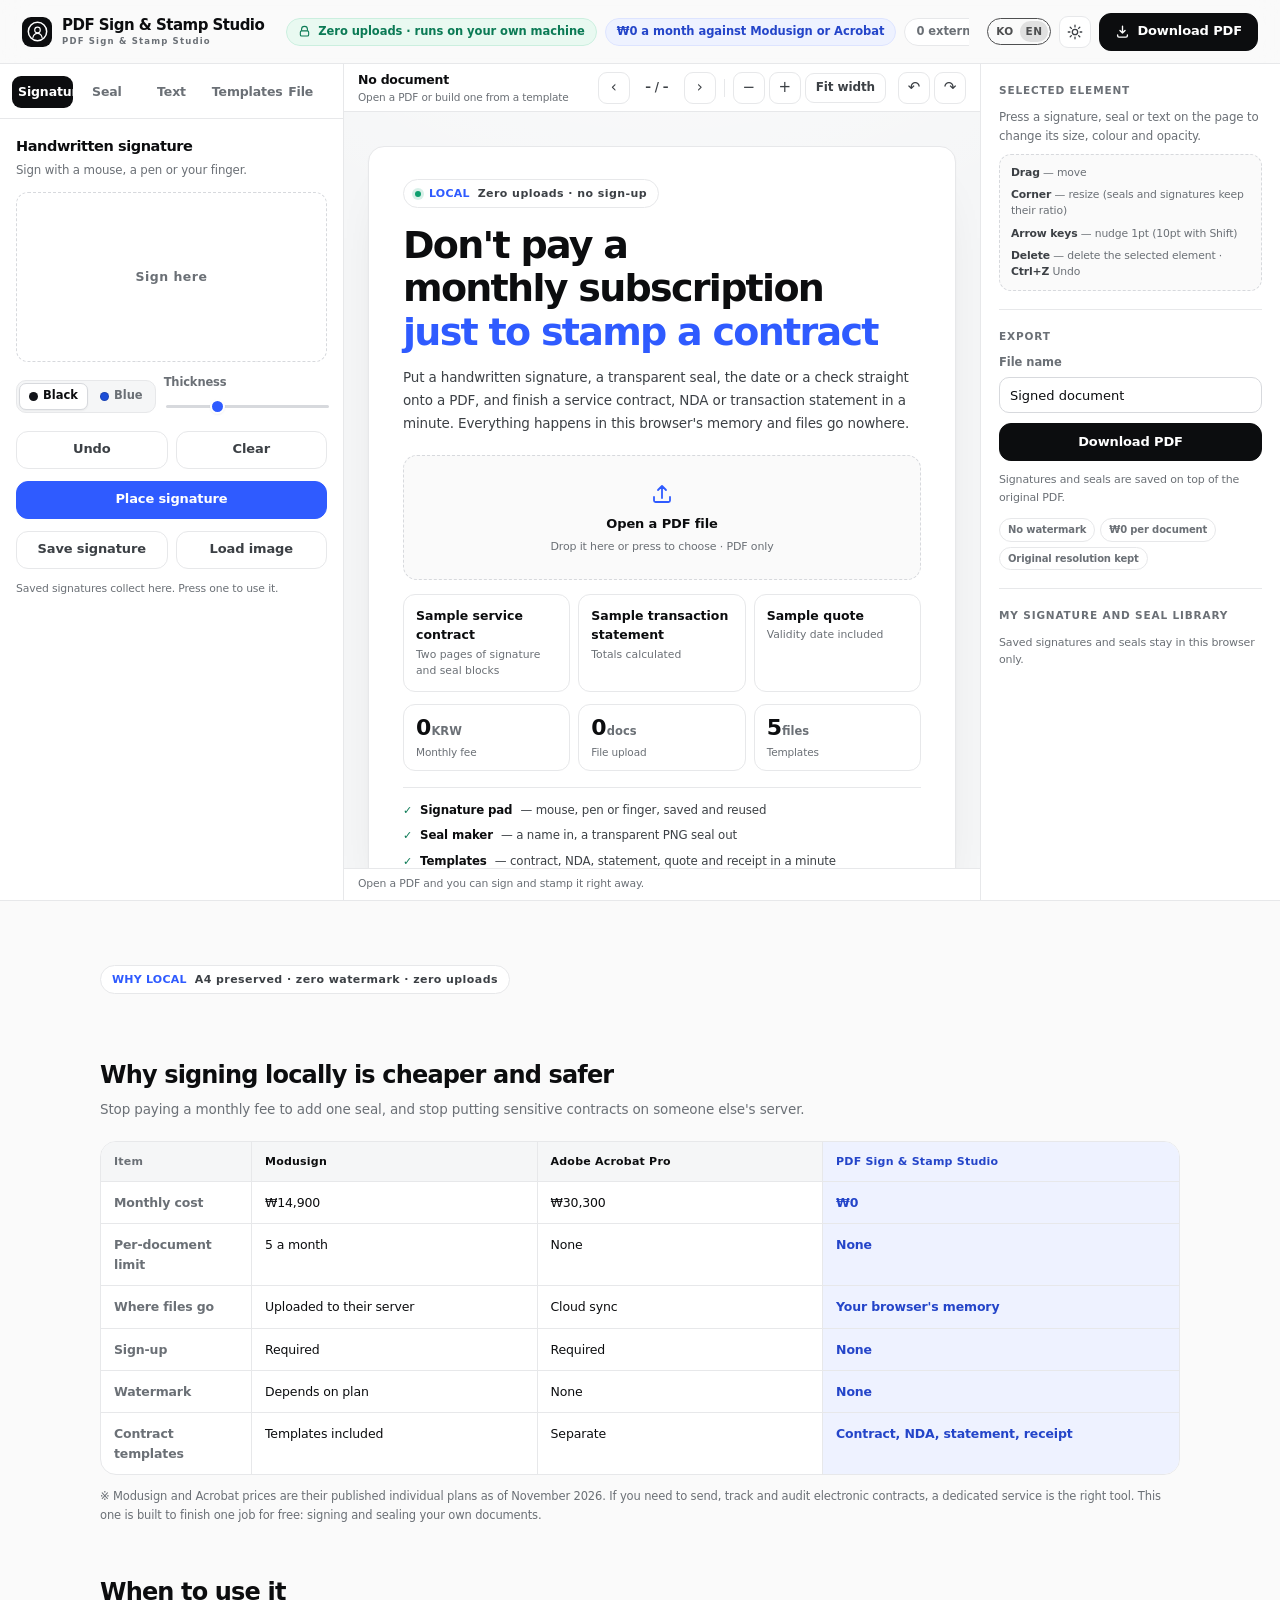
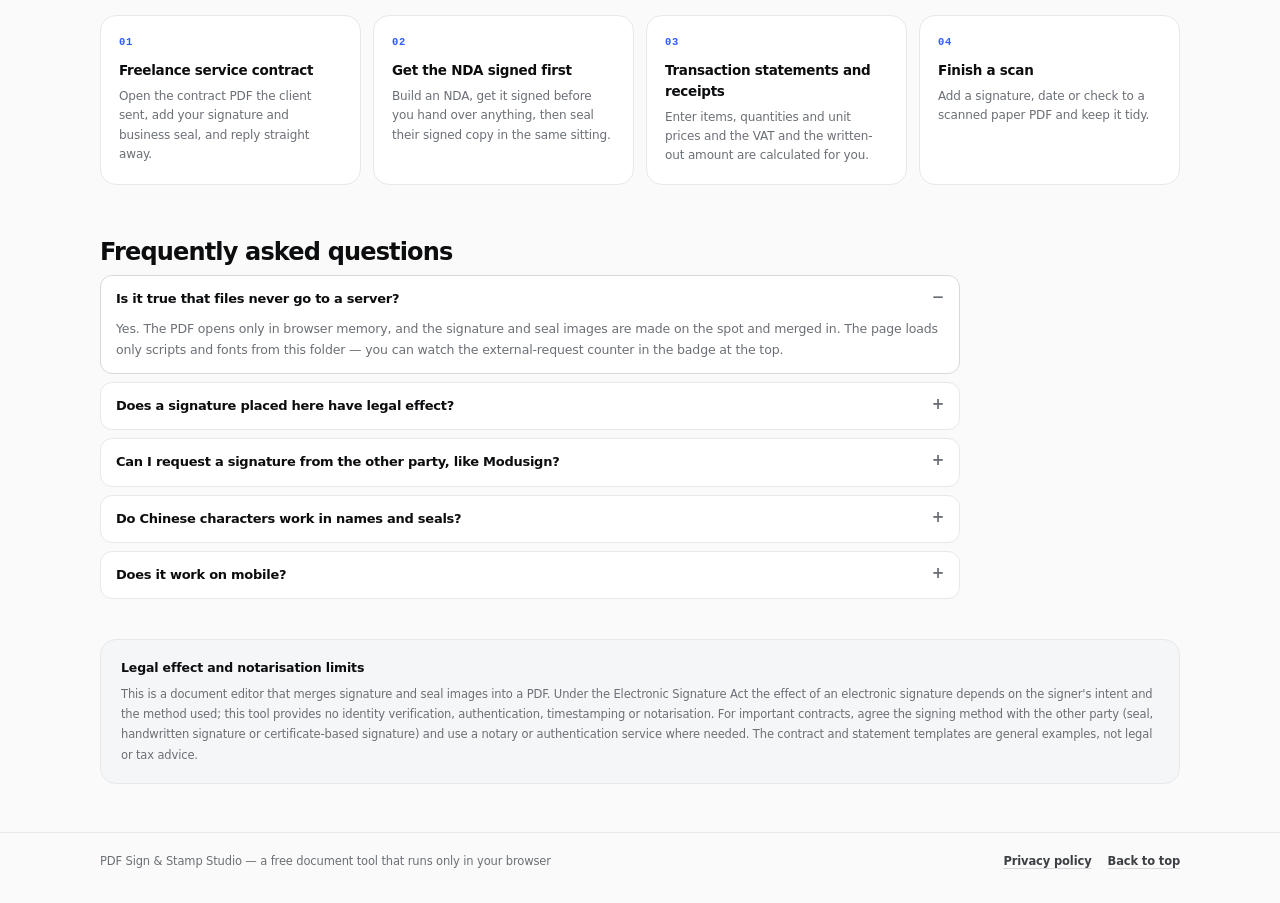
<file: index.html>
<!DOCTYPE html>
<html lang="ko">
<head>
<meta charset="utf-8">
<meta name="viewport" content="width=device-width, initial-scale=1, viewport-fit=cover">
<title>PDF 서명·직인 스튜디오 — 계약서 도장·서명 1분, 서버 전송 0</title>
<meta name="description" content="모두싸인·어도비 없이 PDF에 손서명·투명 직인·날짜·체크를 바로 찍고 용역계약서·NDA·거래명세서까지 1분에 만드세요. 파일은 업로드되지 않고 내 PC 브라우저에서만 처리됩니다. 워터마크·건당 과금 0원.">
<meta name="keywords" content="PDF 서명, PDF 도장, 직인 만들기, 전자서명 무료, 계약서 서명, 용역계약서 양식, 거래명세서, NDA 서식, 모두싸인 대체, 어도비 대체">
<link rel="canonical" href="https://marcj81.github.io/pdf-sign-stamp/">
<meta name="robots" content="index, follow">
<meta name="color-scheme" content="light dark">
<meta name="theme-color" content="#FAFAFA">
<meta property="og:type" content="website">
<meta property="og:site_name" content="PDF 서명·직인 스튜디오">
<meta property="og:title" content="PDF 서명·직인 스튜디오 — 계약서 도장·서명 1분, 서버 전송 0">
<meta property="og:description" content="손서명·투명 직인·날짜·체크를 PDF에 바로. 용역계약서·NDA·거래명세서 양식까지. 업로드 없이 내 브라우저에서만.">
<meta property="og:url" content="https://marcj81.github.io/pdf-sign-stamp/">
<meta property="og:locale" content="ko_KR">
<meta name="twitter:card" content="summary">
<meta name="twitter:title" content="PDF 서명·직인 스튜디오">
<meta name="twitter:description" content="계약서에 도장 하나 찍자고 월 구독료 내지 마세요. 서버 전송 0, 워터마크 0, 월 0원.">
<link rel="icon" href="favicon.svg" type="image/svg+xml">
<link rel="stylesheet" href="assets/styles.css">
<script type="application/ld+json">
{
  "@context": "https://schema.org",
  "@graph": [
    {
      "@type": "WebApplication",
      "name": "PDF 서명·직인 스튜디오 (PDF Sign & Stamp Studio)",
      "url": "https://marcj81.github.io/pdf-sign-stamp/",
      "applicationCategory": "BusinessApplication",
      "operatingSystem": "Any browser",
      "browserRequirements": "Requires JavaScript",
      "inLanguage": "ko",
      "description": "PDF에 손글씨 서명, 투명 직인, 텍스트·날짜·체크를 넣고 용역계약서·비밀유지서약서·거래명세서·영수증을 1분에 만드는 무서버 로컬 웹앱. 파일은 업로드되지 않습니다.",
      "offers": { "@type": "Offer", "price": "0", "priceCurrency": "KRW" },
      "featureList": [
        "손글씨 서명 패드 (마우스·터치·펜)",
        "이름 입력으로 투명 원형·사각 직인 생성",
        "텍스트·날짜·체크 스탬프 배치와 이동·크기 조절",
        "용역계약서·NDA·거래명세서·영수증 양식 생성",
        "서버 전송 없는 브라우저 내 처리",
        "워터마크 없는 PDF 다운로드"
      ]
    },
    {
      "@type": "FAQPage",
      "mainEntity": [
        {
          "@type": "Question",
          "name": "계약서 파일이 서버로 올라가나요?",
          "acceptedAnswer": { "@type": "Answer", "text": "아니요. PDF는 브라우저 메모리에서만 열리고, 서명·도장 이미지도 그 자리에서 만들어 PDF에 합쳐집니다. 페이지는 외부 CDN이나 분석 서버로 파일을 보내지 않으며, 네트워크 요청은 이 사이트의 정적 파일(스크립트·글꼴)뿐입니다." }
        },
        {
          "@type": "Question",
          "name": "찍은 서명에 법적 효력이 있나요?",
          "acceptedAnswer": { "@type": "Answer", "text": "전자서명법상 본인의 서명 또는 기명날인이 찍힌 전자문서는 문서로서 효력을 가질 수 있습니다. 다만 이 도구는 본인확인·인증서 기반 전자서명이나 공증을 제공하지 않으므로, 상대방 확인이 중요한 계약은 별도의 인증 수단을 함께 쓰세요." }
        },
        {
          "@type": "Question",
          "name": "모두싸인·어도비와 무엇이 다른가요?",
          "acceptedAnswer": { "@type": "Answer", "text": "모두싸인은 월 14,900원에 5건, 어도비 Acrobat Pro는 월 30,300원의 구독형입니다. 이 도구는 서명·도장을 찍는 작업을 브라우저에서 무료로 끝내고, 다운로드한 PDF에 워터마크를 넣지 않습니다. 상대방에게 서명을 요청하는 전자계약 워크플로(발송·추적·감사로그)는 제공하지 않습니다." }
        },
        {
          "@type": "Question",
          "name": "스캔한 종이 계약서에도 도장을 찍을 수 있나요?",
          "acceptedAnswer": { "@type": "Answer", "text": "네. 스캔 PDF를 열고 원하는 위치를 눌러 서명이나 직인을 배치하면 됩니다. 페이지가 90도 회전된 스캔본도 표시된 방향 그대로 좌표를 계산해 넣습니다." }
        },
        {
          "@type": "Question",
          "name": "만든 PDF에 워터마크나 페이지 제한이 있나요?",
          "acceptedAnswer": { "@type": "Answer", "text": "없습니다. 페이지 수 제한, 건당 과금, 워터마크, 회원가입이 모두 없습니다. 원본 PDF의 텍스트와 화질은 그대로 유지되고, 추가한 서명·도장만 이미지로 얹힙니다." }
        }
      ]
    }
  ]
}
</script>
</head>
<body>

<header class="topbar">
  <a class="brand" href="./" aria-label="PDF 서명·직인 스튜디오 홈">
    <span class="brand-mark" aria-hidden="true">
      <svg viewBox="0 0 48 48" width="34" height="34"><circle cx="24" cy="24" r="21" fill="none" stroke="currentColor" stroke-width="3.4"/><circle cx="24" cy="20.5" r="6.4" fill="none" stroke="currentColor" stroke-width="2.6"/><path d="M13.5 38c1.6-6.4 5.6-9.6 10.5-9.6S33 31.6 34.5 38" fill="none" stroke="currentColor" stroke-width="2.6" stroke-linecap="round"/></svg>
    </span>
    <span class="brand-text">
      <strong>PDF 서명·직인 스튜디오</strong>
      <small>PDF Sign &amp; Stamp Studio</small>
    </span>
  </a>

  <div class="badges">
    <span class="badge badge-local" id="badge-local">
      <svg viewBox="0 0 20 20" width="13" height="13" aria-hidden="true"><path d="M5.5 9V6.6a4.5 4.5 0 1 1 9 0V9" fill="none" stroke="currentColor" stroke-width="1.7"/><rect x="3.6" y="9" width="12.8" height="8" rx="2" fill="none" stroke="currentColor" stroke-width="1.7"/></svg>
      서버 전송 0 · 내 PC에서만 처리
    </span>
    <span class="badge badge-free">모두싸인·Acrobat 대비 월 0원</span>
    <span class="badge badge-net" id="net-badge" title="이 페이지가 불러온 외부 도메인 요청 수">외부 요청 0건</span>
  </div>
  <div class="top-actions">
    <button class="icon-btn" id="btn-theme" title="라이트/다크 전환" aria-label="테마 전환">
      <svg viewBox="0 0 24 24" width="18" height="18" aria-hidden="true"><path d="M12 3v2.2M12 18.8V21M3 12h2.2M18.8 12H21M5.6 5.6l1.6 1.6M16.8 16.8l1.6 1.6M18.4 5.6l-1.6 1.6M7.2 16.8l-1.6 1.6" stroke="currentColor" stroke-width="1.7" stroke-linecap="round"/><circle cx="12" cy="12" r="3.6" fill="none" stroke="currentColor" stroke-width="1.7"/></svg>
    </button>
    <button class="btn btn-primary" id="btn-download">
      <svg viewBox="0 0 20 20" width="15" height="15" aria-hidden="true"><path d="M10 3v9m0 0 3.4-3.4M10 12 6.6 8.6M3.5 14.5v1.2A1.8 1.8 0 0 0 5.3 17.5h9.4a1.8 1.8 0 0 0 1.8-1.8v-1.2" fill="none" stroke="currentColor" stroke-width="1.8" stroke-linecap="round" stroke-linejoin="round"/></svg>
      PDF 다운로드
    </button>
  </div>
</header>

<main class="app">

  <!-- ================= tools ================= -->
  <aside class="panel tools" id="tools-panel" aria-label="도구">
    <div class="sheet-handle" data-sheet-close></div>
    <div class="tool-tabs" role="tablist">
      <button class="tool-tab is-active" data-tool="signature" role="tab" aria-selected="true">서명</button>
      <button class="tool-tab" data-tool="seal" role="tab" aria-selected="false">직인</button>
      <button class="tool-tab" data-tool="text" role="tab" aria-selected="false">텍스트</button>
      <button class="tool-tab" data-tool="form" role="tab" aria-selected="false">양식</button>
      <button class="tool-tab" data-tool="file" role="tab" aria-selected="false">파일</button>
    </div>

    <div class="tool-body">

      <section class="tool-pane is-active" id="pane-signature">
        <div class="pane-head">
          <h2>손글씨 서명</h2>
          <p>마우스·펜·손가락으로 그대로 서명하세요.</p>
        </div>
        <div class="pad-wrap">
          <canvas id="sig-canvas" class="sig-pad" aria-label="서명 입력란"></canvas>
          <span class="pad-placeholder" id="sig-placeholder">여기에 서명</span>
        </div>
        <div class="row wrap">
          <div class="seg" id="sig-color" role="group" aria-label="서명 색">
            <button class="seg-btn is-active" data-color="#12141a" aria-pressed="true"><i style="--dot:#12141a"></i>검정</button>
            <button class="seg-btn" data-color="#1d4ed8" aria-pressed="false"><i style="--dot:#1d4ed8"></i>파랑</button>
          </div>
          <label class="range">
            <span>굵기</span>
            <input type="range" id="sig-width" min="1" max="6" step="0.5" value="2.6">
          </label>
        </div>
        <div class="row btns">
          <button class="btn btn-ghost" id="btn-sig-undo">되돌리기</button>
          <button class="btn btn-ghost" id="btn-sig-clear">지우기</button>
        </div>
        <button class="btn btn-accent btn-block" id="btn-sig-insert">서명 넣기</button>
        <div class="row btns">
          <button class="btn btn-ghost" id="btn-sig-save">서명 저장</button>
          <label class="btn btn-ghost file-label">
            <input type="file" id="sig-upload" accept="image/png,image/jpeg,image/webp" hidden>
            이미지 불러오기
          </label>
        </div>
        <div class="saved" id="saved-signatures"></div>
        <p class="saved-hint">저장한 서명이 여기에 쌓입니다. 눌러서 바로 꺼내 쓰세요.</p>
      </section>

      <section class="tool-pane" id="pane-seal" hidden>
        <div class="pane-head">
          <h2>투명 도장 · 직인</h2>
          <p>이름을 넣으면 1초 만에 투명 PNG 도장이 만들어집니다.</p>
        </div>
        <div class="seal-preview" aria-label="도장 미리보기">
          <canvas id="seal-canvas" width="240" height="240"></canvas>
        </div>
        <div class="fields">
          <label class="field">
            <span>이름 / 도장 글자</span>
            <input id="seal-name" type="text" value="김민수" maxlength="8" autocomplete="off" spellcheck="false">
          </label>
          <label class="field">
            <span>회사명 (선택)</span>
            <input id="seal-org" type="text" value="" maxlength="14" placeholder="둘레에 새길 상호" autocomplete="off" spellcheck="false">
          </label>
          <div class="row">
            <label class="field">
              <span>모양</span>
              <select id="seal-shape">
                <option value="circle">원형</option>
                <option value="square">사각</option>
              </select>
            </label>
            <label class="field">
              <span>글자 배치</span>
              <select id="seal-orient">
                <option value="vertical">세로</option>
                <option value="horizontal">가로</option>
              </select>
            </label>
          </div>
          <div class="row wrap">
            <label class="check"><input type="checkbox" id="seal-show-in"> ‘인’ 글자 넣기</label>
            <div class="seg" id="seal-color" role="group" aria-label="도장 색">
              <button class="seg-btn is-active" data-color="#c2352b" aria-pressed="true"><i style="--dot:#c2352b"></i>주홍</button>
              <button class="seg-btn" data-color="#1d4ed8" aria-pressed="false"><i style="--dot:#1d4ed8"></i>청색</button>
              <button class="seg-btn" data-color="#12141a" aria-pressed="false"><i style="--dot:#12141a"></i>검정</button>
            </div>
          </div>
        </div>
        <button class="btn btn-accent btn-block" id="btn-seal-insert">도장 넣기</button>
        <div class="row btns">
          <button class="btn btn-ghost" id="btn-seal-save">보관함에 저장</button>
          <label class="btn btn-ghost file-label">
            <input type="file" id="seal-upload" accept="image/png,image/jpeg,image/webp" hidden>
            도장 이미지
          </label>
        </div>
        <div class="saved" id="saved-seals"></div>
        <p class="saved-hint">저장한 도장이 여기에 쌓입니다.</p>
      </section>

      <section class="tool-pane" id="pane-text" hidden>
        <div class="pane-head">
          <h2>텍스트 · 날짜 · 체크</h2>
          <p>문서를 클릭하면 그 자리에 바로 들어갑니다.</p>
        </div>
        <div class="quick-grid">
          <button class="quick" data-quick="date">오늘 날짜<small id="today-label"></small></button>
          <button class="quick" data-quick="check">체크 ✓</button>
          <button class="quick" data-quick="name">성명</button>
          <button class="quick" data-quick="in">(인)</button>
        </div>
        <label class="field">
          <span>넣을 문구</span>
          <textarea id="text-content" rows="2" placeholder="예: 2026년 11월 21일" spellcheck="false"></textarea>
        </label>
        <div class="row wrap">
          <label class="range">
            <span>크기 <b id="text-size-val">11</b>pt</span>
            <input type="range" id="text-size" min="7" max="30" step="0.5" value="11">
          </label>
          <div class="seg" id="text-color" role="group" aria-label="글자 색">
            <button class="seg-btn is-active" data-color="#12141a" aria-pressed="true"><i style="--dot:#12141a"></i>검정</button>
            <button class="seg-btn" data-color="#1d4ed8" aria-pressed="false"><i style="--dot:#1d4ed8"></i>파랑</button>
            <button class="seg-btn" data-color="#c2352b" aria-pressed="false"><i style="--dot:#c2352b"></i>빨강</button>
          </div>
        </div>
        <button class="btn btn-accent btn-block" id="btn-text-add">현재 페이지 가운데에 넣기</button>
        <p class="hint">넣은 요소는 드래그로 옮기고, 모서리를 끌어 크기를 바꿉니다. 화살표 키로 1pt씩 미세 조정돼요.</p>
      </section>

      <section class="tool-pane" id="pane-form" hidden>
        <div class="pane-head">
          <h2>1분 기본 양식</h2>
          <p>폼만 채우면 계약서·명세서 PDF가 바로 만들어집니다.</p>
        </div>
        <div class="tpl-list" id="template-list"></div>
        <div class="tpl-form" id="tpl-form" hidden>
          <div class="tpl-form-head">
            <strong id="tpl-form-title">양식</strong>
            <button class="link-btn" id="btn-tpl-close" type="button">닫기</button>
          </div>
          <div class="fields" id="tpl-fields"></div>
          <p class="tpl-summary" id="tpl-summary"></p>
          <div class="row btns sticky-row">
            <button class="btn btn-ghost" id="btn-tpl-reset">샘플 값</button>
            <button class="btn btn-accent" id="btn-tpl-generate">PDF 만들기</button>
          </div>
        </div>
      </section>

      <section class="tool-pane" id="pane-file" hidden>
        <div class="pane-head">
          <h2>PDF 불러오기</h2>
          <p>파일은 업로드되지 않습니다. 브라우저 안에서만 열려요.</p>
        </div>
        <label class="dropzone" id="dropzone" data-drop>
          <input type="file" id="file-input" accept="application/pdf,.pdf">
          <svg viewBox="0 0 24 24" width="26" height="26" aria-hidden="true"><path d="M12 16V4m0 0 4 4m-4-4L8 8M4 15v3.5A1.5 1.5 0 0 0 5.5 20h13a1.5 1.5 0 0 0 1.5-1.5V15" fill="none" stroke="currentColor" stroke-width="1.8" stroke-linecap="round" stroke-linejoin="round"/></svg>
          <strong>PDF 파일 열기</strong>
          <small>끌어다 놓거나 눌러서 선택</small>
        </label>
        <div class="sample-grid">
          <button class="sample" id="btn-sample-contract">
            <b>샘플 용역계약서</b>
            <span>서명란 · 직인란이 있는 2쪽 계약서</span>
          </button>
          <button class="sample" id="btn-sample-statement">
            <b>샘플 거래명세서</b>
            <span>금액 자동 계산 + 영수 문구</span>
          </button>
          <button class="sample" id="btn-sample-quote">
            <b>샘플 견적서</b>
            <span>품목·부가세 계산 + 유효기간</span>
          </button>
        </div>
        <ul class="facts">
          <li>외부 CDN 호출 0건 — 모든 스크립트가 이 폴더 안에 있습니다.</li>
          <li>원본 PDF의 텍스트·화질은 그대로 두고 서명만 얹습니다.</li>
          <li>페이지 수·건당 과금·워터마크 제한이 없습니다.</li>
        </ul>
      </section>

    </div>
  </aside>

  <!-- ================= stage ================= -->
  <section class="stage-col">
    <div class="stage-bar">
      <div class="doc-meta">
        <span class="doc-name" id="doc-name">문서 없음</span>
        <span class="doc-sub" id="doc-sub">PDF를 열거나 양식을 만들어 보세요</span>
      </div>
      <span class="badge badge-local badge-mini">로컬 처리</span>
      <div class="page-nav">
        <button class="icon-btn" id="btn-prev" title="이전 페이지" aria-label="이전 페이지">‹</button>
        <span class="page-indicator" id="page-indicator">– / –</span>
        <button class="icon-btn" id="btn-next" title="다음 페이지" aria-label="다음 페이지">›</button>
        <span class="divider" aria-hidden="true"></span>
        <button class="icon-btn" id="btn-zoom-out" title="축소" aria-label="축소">−</button>
        <button class="icon-btn" id="btn-zoom-in" title="확대" aria-label="확대">+</button>
        <button class="btn btn-ghost btn-sm" id="btn-fit">폭 맞춤</button>
      </div>
      <div class="history">
        <button class="icon-btn" id="btn-undo" title="실행 취소 (Ctrl+Z)" aria-label="실행 취소">↶</button>
        <button class="icon-btn" id="btn-redo" title="다시 실행 (Ctrl+Y)" aria-label="다시 실행">↷</button>
      </div>
    </div>

    <div class="stage" id="stage">
      <div class="stage-inner" id="stage-inner">

        <div class="empty" id="empty-state">
          <div class="empty-card">
            <span class="empty-eyebrow"><i class="dot"></i><b>LOCAL</b> 서버 전송 0건 · 가입 없음</span>
            <h1>계약서에 도장 하나 찍자고<br><em>월 구독료 내지 마세요</em></h1>
            <p class="empty-lede">
              손서명 · 투명 직인 · 날짜·체크를 PDF에 바로 찍고, 용역계약서·NDA·거래명세서까지 1분에 완성합니다.
              모든 처리는 지금 쓰는 브라우저 메모리에서만 일어나고, 파일은 어디로도 전송되지 않습니다.
            </p>
            <label class="dropzone dropzone-hero" id="hero-drop" data-drop>
              <input type="file" id="hero-file" accept="application/pdf,.pdf">
              <svg viewBox="0 0 24 24" width="24" height="24" aria-hidden="true"><path d="M12 16V4m0 0 4 4m-4-4L8 8M4 15v3.5A1.5 1.5 0 0 0 5.5 20h13a1.5 1.5 0 0 0 1.5-1.5V15" fill="none" stroke="currentColor" stroke-width="1.8" stroke-linecap="round" stroke-linejoin="round"/></svg>
              <strong>PDF 파일 열기</strong>
              <small>끌어다 놓거나 눌러서 선택 · PDF(.pdf)만</small>
            </label>
            <div class="empty-samples">
              <button class="sample" id="btn-hero-contract" data-sample="contract">
                <b>샘플 용역계약서</b><span>서명란·직인란 2쪽</span>
              </button>
              <button class="sample" id="btn-hero-statement" data-sample="statement">
                <b>샘플 거래명세서</b><span>금액 자동 계산</span>
              </button>
              <button class="sample" id="btn-hero-quote" data-sample="quote">
                <b>샘플 견적서</b><span>유효기간 포함</span>
              </button>
            </div>
            <div class="empty-stats">
              <div class="empty-stat"><b>0<small>원</small></b><span>월 구독료</span></div>
              <div class="empty-stat"><b>0<small>건</small></b><span>파일 전송</span></div>
              <div class="empty-stat"><b>5<small>종</small></b><span>기본 양식</span></div>
            </div>
            <ul class="empty-points">
              <li><b>서명 패드</b> — 마우스·펜·손가락 그대로, 저장해서 재사용</li>
              <li><b>직인 생성기</b> — 이름만 넣으면 투명 PNG 도장 완성</li>
              <li><b>기본 양식</b> — 계약서·NDA·명세서·견적서·영수증 1분 생성</li>
            </ul>
          </div>
        </div>

        <div class="page-shell" id="page-shell" hidden>
          <canvas id="page-canvas"></canvas>
          <div class="el-layer" id="el-layer"></div>
          <div class="loading-mask" id="loading-mask" hidden><span class="spinner"></span></div>
        </div>

      </div>
    </div>

    <div class="stage-foot">
      <span id="foot-status">PDF를 열면 서명·도장을 바로 찍을 수 있어요.</span>
      <span id="foot-summary"></span>
    </div>
  </section>

  <!-- ================= inspector ================= -->
  <aside class="panel inspector" id="inspector" aria-label="속성과 내보내기">
    <div class="sheet-handle" data-sheet-close></div>

    <section class="insp-section">
      <h2 class="insp-title">선택한 요소</h2>
      <div class="insp-empty" id="insp-empty">
        <p>문서 위의 서명·도장·텍스트를 누르면 크기·색·투명도를 바꿀 수 있어요.</p>
        <ul class="tips">
          <li><b>드래그</b> — 위치 이동</li>
          <li><b>모서리</b> — 크기 조절 (도장·서명은 비율 유지)</li>
          <li><b>화살표</b> — 1pt 미세 조정 (Shift는 10pt)</li>
          <li><b>Delete</b> — 선택 요소 삭제 · <b>Ctrl+Z</b> 실행 취소</li>
        </ul>
      </div>
      <div class="insp-el" id="insp-el" hidden>
        <div class="insp-kind-row">
          <span class="insp-kind" id="insp-kind">서명</span>
          <div class="row btns tight">
            <button class="icon-btn" id="btn-el-dup" title="복제" aria-label="복제">⧉</button>
            <button class="icon-btn danger" id="btn-el-delete" title="삭제" aria-label="삭제">✕</button>
          </div>
        </div>
        <label class="field" id="insp-text-row">
          <span>내용</span>
          <textarea id="insp-text" rows="2" spellcheck="false"></textarea>
        </label>
        <label class="range">
          <span id="insp-size-label">크기 <b id="insp-size-val">100</b>%</span>
          <input type="range" id="insp-size" min="20" max="400" step="1" value="100">
        </label>
        <label class="range">
          <span>투명도 <b id="insp-opacity-val">100</b>%</span>
          <input type="range" id="insp-opacity" min="10" max="100" step="1" value="100">
        </label>
        <label class="range">
          <span>회전 <b id="insp-rotate-val">0</b>°</span>
          <input type="range" id="insp-rotate" min="-45" max="45" step="1" value="0">
        </label>
        <div class="seg seg-insp" id="insp-color" role="group" aria-label="요소 색">
          <button class="seg-btn is-active" data-color="#12141a" aria-pressed="true"><i style="--dot:#12141a"></i>검정</button>
          <button class="seg-btn" data-color="#1d4ed8" aria-pressed="false"><i style="--dot:#1d4ed8"></i>파랑</button>
          <button class="seg-btn" data-color="#c2352b" aria-pressed="false"><i style="--dot:#c2352b"></i>빨강</button>
        </div>
      </div>
    </section>

    <hr class="insp-hr">

    <section class="insp-section">
      <h2 class="insp-title">내보내기</h2>
      <label class="field">
        <span>파일 이름</span>
        <input id="export-name" type="text" value="서명문서" maxlength="80" spellcheck="false">
      </label>
      <button class="btn btn-primary btn-block" id="btn-export">PDF 다운로드</button>
      <p class="hint" id="export-hint">서명·도장이 원본 PDF 위에 그대로 얹혀 저장됩니다.</p>
      <ul class="chips">
        <li>워터마크 없음</li>
        <li>건당 과금 0원</li>
        <li>원본 화질 유지</li>
      </ul>
    </section>

    <hr class="insp-hr">

    <section class="insp-section">
      <h2 class="insp-title">내 서명·도장 보관함</h2>
      <p class="hint">저장한 서명·도장은 이 브라우저에만 남습니다.</p>
      <div class="saved" id="saved-all"></div>
    </section>
  </aside>
</main>

<nav class="mob-bar" aria-label="모바일 도구">
  <button class="mob-btn is-active" data-tool="signature"><span>서명</span></button>
  <button class="mob-btn" data-tool="seal"><span>직인</span></button>
  <button class="mob-btn" data-tool="text"><span>텍스트</span></button>
  <button class="mob-btn" data-tool="form"><span>양식</span></button>
  <button class="mob-btn" data-tool="file"><span>파일</span></button>
  <button class="mob-btn" data-sheet="inspector"><span>속성</span></button>
</nav>
<div class="sheet-backdrop" id="sheet-backdrop" hidden></div>
<div class="toast" id="toast" role="status" aria-live="polite"></div>

<!-- ================= supporting content ================= -->
<section class="info">
  <div class="info-inner">
    <span class="info-eyebrow"><b>WHY LOCAL</b> A4 원본 유지 · 워터마크 0 · 서버 전송 0</span>
    <h2>왜 ‘로컬 서명’이 더 싸고 안전한가</h2>
    <p class="info-lede">도장·서명 하나 찍는 일에 매달 구독료를 내고, 민감한 계약서를 남의 서버에 올리던 방식을 그대로 두지 마세요.</p>
    <div class="compare" role="table" aria-label="비교표">
      <div class="compare-row compare-head" role="row">
        <span role="columnheader">항목</span>
        <span role="columnheader">모두싸인</span>
        <span role="columnheader">어도비 Acrobat Pro</span>
        <span role="columnheader" class="is-us">PDF 서명·직인 스튜디오</span>
      </div>
      <div class="compare-row" role="row"><span role="cell">월 비용</span><span role="cell">14,900원</span><span role="cell">30,300원</span><span role="cell" class="is-us">0원</span></div>
      <div class="compare-row" role="row"><span role="cell">건당 제한</span><span role="cell">월 5건</span><span role="cell">없음</span><span role="cell" class="is-us">없음</span></div>
      <div class="compare-row" role="row"><span role="cell">파일 위치</span><span role="cell">서비스 서버 업로드</span><span role="cell">클라우드 동기화</span><span role="cell" class="is-us">내 브라우저 메모리</span></div>
      <div class="compare-row" role="row"><span role="cell">회원가입</span><span role="cell">필요</span><span role="cell">필요</span><span role="cell" class="is-us">없음</span></div>
      <div class="compare-row" role="row"><span role="cell">워터마크</span><span role="cell">요금제별</span><span role="cell">없음</span><span role="cell" class="is-us">없음</span></div>
      <div class="compare-row" role="row"><span role="cell">계약서 양식</span><span role="cell">템플릿 제공</span><span role="cell">별도</span><span role="cell" class="is-us">용역계약서·NDA·명세서·영수증</span></div>
    </div>
    <p class="info-note">※ 모두싸인·Acrobat 요금은 2026년 11월 공개된 개인 요금제 기준입니다. 전자계약 발송·추적·감사로그가 필요하면 전용 서비스가 맞습니다. 이 도구는 ‘내 문서에 내가 서명·날인하는 일’을 무료로 끝내는 데 특화되어 있습니다.</p>

    <h2>이런 때 쓰세요</h2>
    <div class="usecases">
      <div class="usecase"><b>프리랜서 용역계약</b><p>발주처가 보낸 계약서 PDF를 열고, 서명란에 손서명과 사업자 직인을 찍어 바로 회신합니다.</p></div>
      <div class="usecase"><b>NDA 먼저 받기</b><p>자료를 넘기기 전에 비밀유지서약서를 만들어 서명받고, 상대 서명본에 내 도장까지 한 번에.</p></div>
      <div class="usecase"><b>거래명세서·영수증</b><p>품목·수량·단가만 넣으면 부가세와 한글 금액(일금 … 원정)까지 자동으로 계산됩니다.</p></div>
      <div class="usecase"><b>스캔본 마무리</b><p>종이로 받은 스캔 PDF에 서명·날짜·체크만 얹어 깔끔하게 보관합니다.</p></div>
    </div>

    <h2>자주 묻는 질문</h2>
    <div class="faq">
      <details open><summary>정말 파일이 서버로 안 올라가나요?</summary><p>네. PDF는 브라우저 메모리에서만 열리고, 서명·도장 이미지도 그 자리에서 만들어 PDF 위에 합쳐집니다. 이 페이지가 불러오는 것은 이 폴더의 스크립트와 글꼴뿐이며, 상단 배지의 ‘외부 요청’ 카운터로 직접 확인할 수 있습니다.</p></details>
      <details><summary>찍은 서명에 법적 효력이 있나요?</summary><p>전자서명법상 본인의 서명 또는 기명날인이 있는 전자문서는 문서로서 효력을 가질 수 있습니다. 다만 이 도구는 본인확인·인증서 기반 전자서명이나 공증을 제공하지 않으므로, 상대방 확인이 중요한 계약은 별도의 인증 수단을 함께 쓰세요.</p></details>
      <details><summary>모두싸인처럼 상대방에게 서명을 요청할 수 있나요?</summary><p>발송·추적·감사로그 기능은 없습니다. 대신 완성된 PDF를 메일·메신저로 보내면 됩니다. 서명 요청 워크플로가 필요하면 전자계약 서비스를, 내 문서에 내가 서명하는 일이 대부분이라면 이 도구를 쓰세요.</p></details>
      <details><summary>한자 이름이나 도장도 되나요?</summary><p>기본 글꼴은 한글·영문·숫자·기호를 지원합니다. 한자·이모지는 글꼴에 없어 입력 시 안내가 뜹니다. 한자 도장이 필요하면 도장 이미지를 만들어 ‘도장 이미지’로 넣으면 됩니다.</p></details>
      <details><summary>모바일에서도 쓸 수 있나요?</summary><p>네. 아이폰·안드로이드 브라우저에서 손가락으로 서명하고, 그 자리에서 PDF로 저장할 수 있습니다.</p></details>
    </div>

    <div class="legal">
      <h3>법적 효력·공증 한계 고지</h3>
      <p>이 서비스는 PDF에 서명·도장 이미지를 합성하는 문서 편집 도구입니다. 전자서명법상 전자서명의 효력은 서명자의 의사와 서명 방식에 따라 판단되며, 본 도구는 본인확인·인증·시점확인·공증 기능을 제공하지 않습니다. 중요한 계약은 상대방과 서명 방식(날인·자필서명·인증서 전자서명)을 합의하고, 필요하면 공증 또는 인증 서비스를 이용하세요. 제공되는 계약서·명세서 양식은 일반적인 예시로 법률·세무 자문이 아닙니다.</p>
    </div>
  </div>
</section>

<footer class="foot">
  <div class="foot-inner">
    <span>PDF 서명·직인 스튜디오 — 브라우저에서만 동작하는 무료 문서 도구</span>
    <span class="foot-links"><a href="privacy.html">개인정보 처리방침</a><a href="#top" id="link-top">맨 위로</a></span>
  </div>
</footer>

<script src="assets/vendor/signature_pad.umd.min.js" defer></script>
<script src="assets/engine.js" defer></script>
<script src="assets/app.js" defer></script>
<script src="i18n.js"></script>
</body>
</html>
</file>
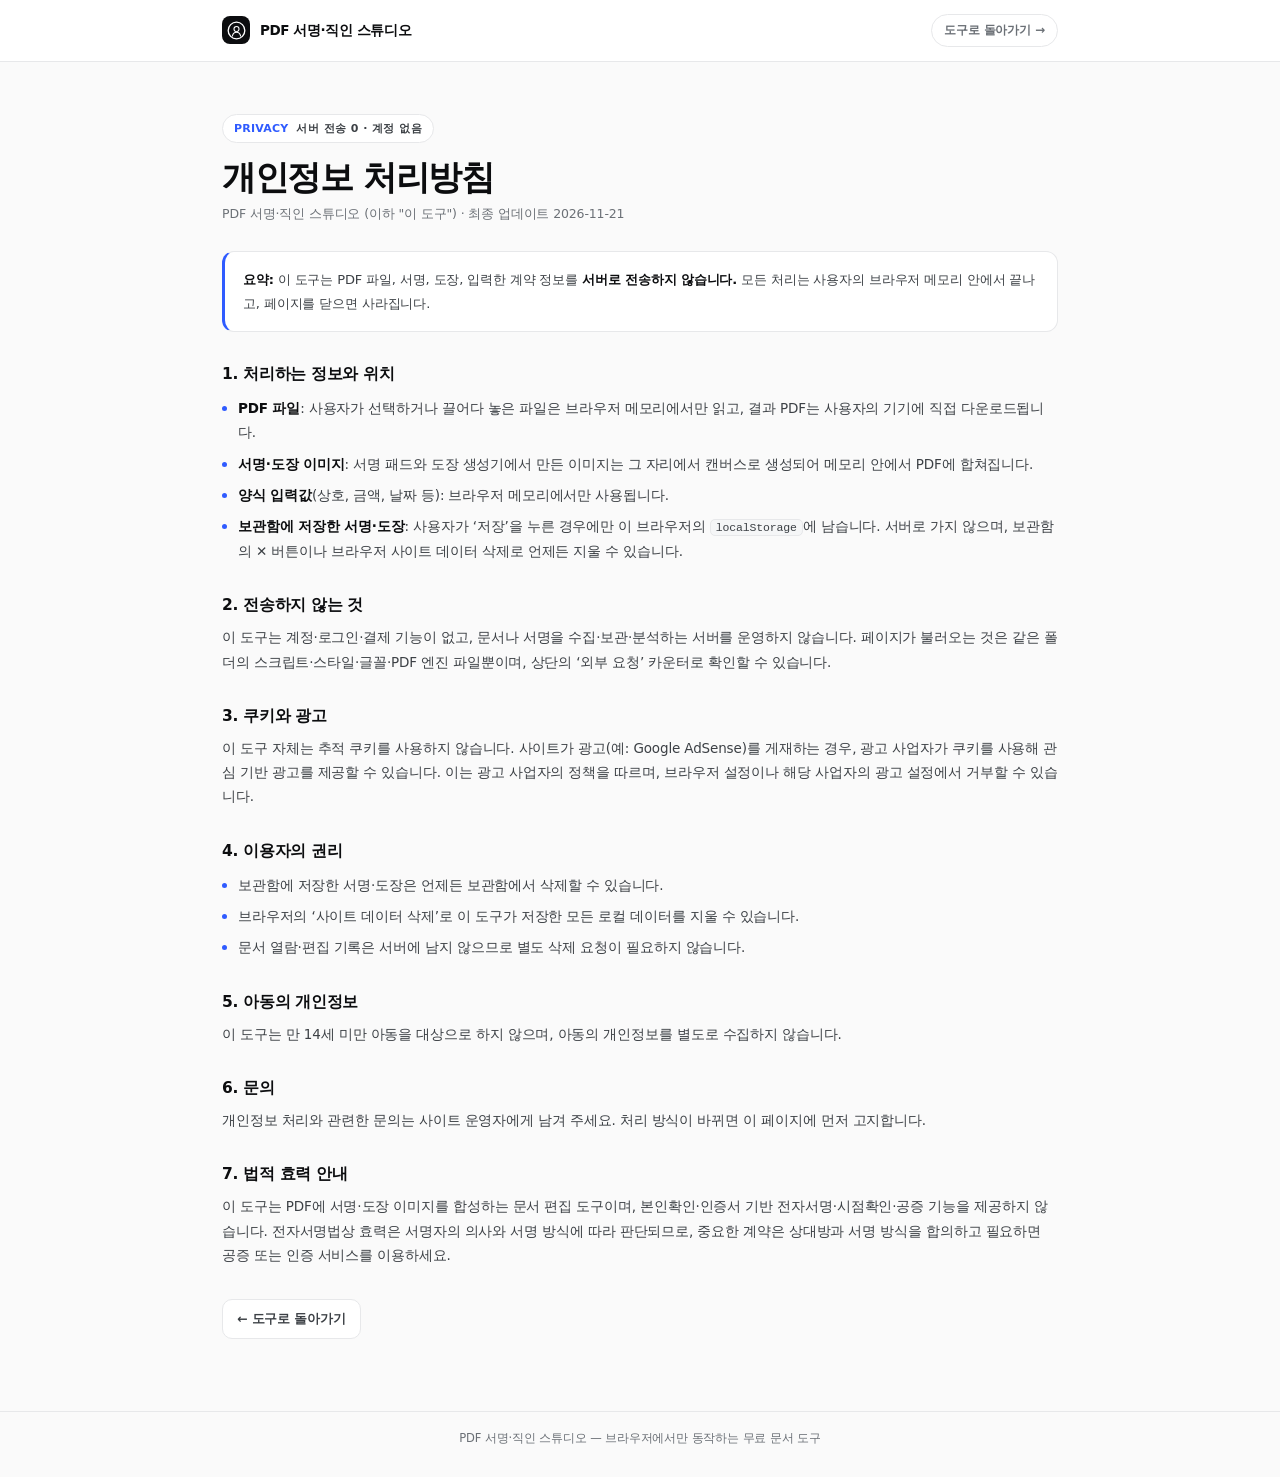
<file: privacy.html>
<!DOCTYPE html>
<html lang="ko">
<head>
<meta charset="utf-8">
<meta name="viewport" content="width=device-width, initial-scale=1">
<title>개인정보 처리방침 — PDF 서명·직인 스튜디오</title>
<meta name="description" content="PDF 서명·직인 스튜디오는 문서를 서버로 보내지 않습니다. 어떤 정보를 처리하고 무엇을 저장하지 않는지 안내합니다.">
<meta name="robots" content="index, follow">
<meta name="theme-color" content="#FAFAFA">
<link rel="icon" href="favicon.svg" type="image/svg+xml">
<link rel="stylesheet" href="assets/styles.css">
<style>
  .doc-top { border-bottom: 1px solid var(--line); background: var(--panel); }
  .doc-top-in {
    max-width: 880px; margin: 0 auto; padding: 14px 22px;
    display: flex; align-items: center; gap: 10px;
  }
  .doc-top .bmark {
    width: 28px; height: 28px; border-radius: 8px; flex: none;
    background: var(--ink); color: var(--panel);
    display: grid; place-items: center;
  }
  .doc-top .bmark svg { width: 19px; height: 19px; display: block; }
  .doc-top strong { font-size: 13.5px; font-weight: 800; letter-spacing: -.03em; }
  .doc-top .back { margin-left: auto; font-size: 12px; font-weight: 600; color: var(--muted); text-decoration: none; border: 1px solid var(--line); border-radius: 999px; padding: 6px 12px; }
  .doc-top .back:hover { color: var(--ink); border-color: var(--line-2); background: var(--panel-2); }

  .doc-wrap { max-width: 880px; margin: 0 auto; padding: 52px 22px 72px; }
  .doc-eyebrow {
    display: inline-flex; align-items: center; gap: 8px;
    font-size: 11px; font-weight: 600; letter-spacing: .04em; color: var(--ink-2);
    background: var(--panel); border: 1px solid var(--line); border-radius: 999px; padding: 5px 11px;
  }
  .doc-eyebrow b { color: var(--accent); font-weight: 800; letter-spacing: .02em; }
  .doc-wrap h1 { font-size: clamp(26px, 3.4vw, 34px); line-height: 1.18; letter-spacing: -.04em; font-weight: 800; margin: 14px 0 6px; }
  .doc-wrap .lead { color: var(--muted); font-size: 12.5px; margin-bottom: 26px; }
  .doc-wrap h2 { font-size: 15.5px; font-weight: 700; letter-spacing: -.02em; margin: 30px 0 8px; }
  .doc-wrap p, .doc-wrap li { font-size: 13.5px; line-height: 1.8; color: var(--ink-2); }
  .doc-wrap ul { list-style: none; padding: 0; margin: 10px 0; display: flex; flex-direction: column; gap: 7px; }
  .doc-wrap ul li { position: relative; padding-left: 16px; }
  .doc-wrap ul li::before { content: ""; position: absolute; left: 0; top: 10px; width: 5px; height: 5px; border-radius: 50%; background: var(--accent); }
  .doc-wrap .box {
    border: 1px solid var(--line); border-left: 3px solid var(--accent);
    background: var(--panel); border-radius: 12px; padding: 16px 18px; margin: 16px 0;
  }
  .doc-wrap .box p { font-size: 13px; }
  .doc-wrap strong { color: var(--ink); font-weight: 700; }
  .doc-wrap code { font-family: var(--mono); font-size: 11.5px; background: var(--panel-2); border: 1px solid var(--line); border-radius: 5px; padding: 1px 5px; }
  .doc-wrap a { color: var(--accent); font-weight: 600; }
  .doc-wrap .back { display: inline-block; margin-top: 32px; font-size: 12.5px; font-weight: 600; color: var(--ink-2); text-decoration: none; border: 1px solid var(--line); border-radius: 10px; padding: 9px 14px; background: var(--panel); }
  .doc-wrap .back:hover { border-color: var(--line-2); background: var(--panel-2); color: var(--ink); }
  .doc-foot { border-top: 1px solid var(--line); padding: 18px 22px 30px; font-size: 11.5px; color: var(--muted); text-align: center; }
  @media (max-width: 560px) {
    .doc-wrap { padding: 36px 16px 56px; }
    .doc-wrap p, .doc-wrap li { font-size: 13px; }
    .doc-top-in { padding: 12px 16px; }
    .doc-top strong { font-size: 12.5px; }
  }
</style>
</head>
<body>

<header class="doc-top">
  <div class="doc-top-in">
    <span class="bmark" aria-hidden="true">
      <svg viewBox="0 0 48 48"><circle cx="24" cy="24" r="21" fill="none" stroke="currentColor" stroke-width="3.4"/><circle cx="24" cy="20.5" r="6.4" fill="none" stroke="currentColor" stroke-width="2.6"/><path d="M13.5 38c1.6-6.4 5.6-9.6 10.5-9.6S33 31.6 34.5 38" fill="none" stroke="currentColor" stroke-width="2.6" stroke-linecap="round"/></svg>
    </span>
    <strong>PDF 서명·직인 스튜디오</strong>
    <a class="back" href="./">도구로 돌아가기 →</a>
  </div>
</header>

<div class="doc-wrap">
  <span class="doc-eyebrow"><b>PRIVACY</b> 서버 전송 0 · 계정 없음</span>
  <h1>개인정보 처리방침</h1>
  <p class="lead">PDF 서명·직인 스튜디오 (이하 "이 도구") · 최종 업데이트 2026-11-21</p>

  <div class="box">
    <p><strong>요약:</strong> 이 도구는 PDF 파일, 서명, 도장, 입력한 계약 정보를 <strong>서버로 전송하지 않습니다.</strong>
    모든 처리는 사용자의 브라우저 메모리 안에서 끝나고, 페이지를 닫으면 사라집니다.</p>
  </div>

  <h2>1. 처리하는 정보와 위치</h2>
  <ul>
    <li><strong>PDF 파일</strong>: 사용자가 선택하거나 끌어다 놓은 파일은 브라우저 메모리에서만 읽고, 결과 PDF는 사용자의 기기에 직접 다운로드됩니다.</li>
    <li><strong>서명·도장 이미지</strong>: 서명 패드와 도장 생성기에서 만든 이미지는 그 자리에서 캔버스로 생성되어 메모리 안에서 PDF에 합쳐집니다.</li>
    <li><strong>양식 입력값</strong>(상호, 금액, 날짜 등): 브라우저 메모리에서만 사용됩니다.</li>
    <li><strong>보관함에 저장한 서명·도장</strong>: 사용자가 ‘저장’을 누른 경우에만 이 브라우저의 <code>localStorage</code>에 남습니다. 서버로 가지 않으며, 보관함의 ✕ 버튼이나 브라우저 사이트 데이터 삭제로 언제든 지울 수 있습니다.</li>
  </ul>

  <h2>2. 전송하지 않는 것</h2>
  <p>이 도구는 계정·로그인·결제 기능이 없고, 문서나 서명을 수집·보관·분석하는 서버를 운영하지 않습니다.
  페이지가 불러오는 것은 같은 폴더의 스크립트·스타일·글꼴·PDF 엔진 파일뿐이며, 상단의 ‘외부 요청’ 카운터로 확인할 수 있습니다.</p>

  <h2>3. 쿠키와 광고</h2>
  <p>이 도구 자체는 추적 쿠키를 사용하지 않습니다. 사이트가 광고(예: Google AdSense)를 게재하는 경우, 광고 사업자가 쿠키를 사용해 관심 기반 광고를 제공할 수 있습니다. 이는 광고 사업자의 정책을 따르며, 브라우저 설정이나 해당 사업자의 광고 설정에서 거부할 수 있습니다.</p>

  <h2>4. 이용자의 권리</h2>
  <ul>
    <li>보관함에 저장한 서명·도장은 언제든 보관함에서 삭제할 수 있습니다.</li>
    <li>브라우저의 ‘사이트 데이터 삭제’로 이 도구가 저장한 모든 로컬 데이터를 지울 수 있습니다.</li>
    <li>문서 열람·편집 기록은 서버에 남지 않으므로 별도 삭제 요청이 필요하지 않습니다.</li>
  </ul>

  <h2>5. 아동의 개인정보</h2>
  <p>이 도구는 만 14세 미만 아동을 대상으로 하지 않으며, 아동의 개인정보를 별도로 수집하지 않습니다.</p>

  <h2>6. 문의</h2>
  <p>개인정보 처리와 관련한 문의는 사이트 운영자에게 남겨 주세요. 처리 방식이 바뀌면 이 페이지에 먼저 고지합니다.</p>

  <h2>7. 법적 효력 안내</h2>
  <p>이 도구는 PDF에 서명·도장 이미지를 합성하는 문서 편집 도구이며, 본인확인·인증서 기반 전자서명·시점확인·공증 기능을 제공하지 않습니다. 전자서명법상 효력은 서명자의 의사와 서명 방식에 따라 판단되므로, 중요한 계약은 상대방과 서명 방식을 합의하고 필요하면 공증 또는 인증 서비스를 이용하세요.</p>

  <a class="back" href="./">← 도구로 돌아가기</a>
</div>

<footer class="doc-foot">PDF 서명·직인 스튜디오 — 브라우저에서만 동작하는 무료 문서 도구</footer>

</body>
</html>
</file>
<file: assets/styles.css>
/* ==========================================================================
   PDF 서명·직인 스튜디오 — styles
   디자인 시스템: A — Crisp Bento SaaS
     순백 표면 #FFFFFF · 바탕 #FAFAFA · 1px 헤어라인 #E7E8EA
     16px 타일 라운드 · 잉크 #0C0D0F · 코발트 #2F5BFF 단일 액센트
     산세리프 800 헤드라인 · 본문 대비 4.5:1 이상
   구조는 그대로 두고 스킨만 A안으로 교체했다(데스크톱 3단 / 모바일 시트).
   ========================================================================== */

:root {
  /* surfaces */
  --bg: #FAFAFA;
  --bg-2: #F5F6F7;
  --panel: #FFFFFF;
  --panel-2: #F5F6F7;
  --paper: #FFFFFF;

  /* ink */
  --ink: #0C0D0F;
  --ink-2: #3C4045;
  --muted: #6B7076;
  --line: #E7E8EA;
  --line-2: #D7D9DD;
  --line-strong: #D7D9DD;

  /* single accent */
  --accent: #2F5BFF;
  --accent-dark: #2445C9;
  --accent-soft: #EEF2FF;
  --accent-line: #DDE4FF;
  --accent-ink: #2445C9;   /* accent text on soft surfaces */
  --on-accent: #FFFFFF;    /* text on the accent fill */

  /* semantic (state, not decoration) */
  --ok: #0B7A55;
  --ok-soft: #E9F9F1;
  --ok-line: #CBEFDF;
  --warn: #A9550A;
  --danger: #B4211C;
  --blue: #1d4ed8;

  /* document stamp ink (content colour, unchanged) */
  --stamp: #c2352b;

  --shadow-sm: 0 1px 2px rgba(12, 13, 15, .05);
  --shadow-md: 0 12px 28px -20px rgba(12, 13, 15, .35);
  --shadow-lg: 0 30px 60px -30px rgba(12, 13, 15, .40);

  --radius: 16px;
  --radius-sm: 10px;
  --radius-btn: 12px;
  --topbar-h: 64px;
  --mobbar-h: 58px;
  --ui: "Pretendard", -apple-system, BlinkMacSystemFont, "Apple SD Gothic Neo", "Malgun Gothic", "Noto Sans KR", system-ui, sans-serif;
  --mono: "SF Mono", ui-monospace, Menlo, Consolas, monospace;
}

/* ---- dark: 같은 토큰 구조의 어두운 표면 (Linear 계열, 무채색 + 코발트) ---- */

@media (prefers-color-scheme: dark) {
  :root:not([data-theme="light"]) {
    --bg: #0A0B0D;
    --bg-2: #0E0F12;
    --panel: #121317;
    --panel-2: #17181C;
    --ink: #F4F5F7;
    --ink-2: #C7CBD2;
    --muted: #9AA0A9;
    --line: #24262B;
    --line-2: #34373E;
    --line-strong: #34373E;
    --accent: #8AA4FF;
    --accent-dark: #5B7BFF;
    --accent-soft: rgba(47, 91, 255, .18);
    --accent-line: rgba(138, 164, 255, .30);
    --accent-ink: #C3D2FF;
    --on-accent: #0A0B0D;
    --ok: #3ED9A0;
    --ok-soft: rgba(62, 217, 160, .12);
    --ok-line: rgba(62, 217, 160, .28);
    --warn: #F7BE6A;
    --danger: #FF9A94;
    --blue: #6b93ff;
    --shadow-sm: 0 1px 2px rgba(0, 0, 0, .5);
    --shadow-md: 0 16px 40px -22px rgba(0, 0, 0, .9);
    --shadow-lg: 0 40px 100px -40px #000;
  }
}

:root[data-theme="dark"] {
  --bg: #0A0B0D;
  --bg-2: #0E0F12;
  --panel: #121317;
  --panel-2: #17181C;
  --ink: #F4F5F7;
  --ink-2: #C7CBD2;
  --muted: #9AA0A9;
  --line: #24262B;
  --line-2: #34373E;
  --line-strong: #34373E;
  --accent: #8AA4FF;
  --accent-dark: #5B7BFF;
  --accent-soft: rgba(47, 91, 255, .18);
  --accent-line: rgba(138, 164, 255, .30);
  --accent-ink: #C3D2FF;
  --on-accent: #0A0B0D;
  --ok: #3ED9A0;
  --ok-soft: rgba(62, 217, 160, .12);
  --ok-line: rgba(62, 217, 160, .28);
  --warn: #F7BE6A;
  --danger: #FF9A94;
  --blue: #6b93ff;
  --shadow-sm: 0 1px 2px rgba(0, 0, 0, .5);
  --shadow-md: 0 16px 40px -22px rgba(0, 0, 0, .9);
  --shadow-lg: 0 40px 100px -40px #000;
}

*, *::before, *::after { box-sizing: border-box; }
[hidden] { display: none !important; }

html { scroll-behavior: smooth; -webkit-text-size-adjust: 100%; }

body {
  margin: 0;
  font-family: var(--ui);
  font-size: 14px;
  line-height: 1.55;
  letter-spacing: -.01em;
  color: var(--ink);
  background: var(--bg);
  -webkit-font-smoothing: antialiased;
  text-rendering: optimizeLegibility;
  overflow-x: hidden;
}

button, input, select, textarea { font: inherit; color: inherit; }
button { cursor: pointer; }
a { color: inherit; }
h1, h2, h3, p { margin: 0; }
ul { margin: 0; padding: 0; list-style: none; }
hr { border: 0; border-top: 1px solid var(--line); margin: 0; }

:focus-visible {
  outline: 2px solid var(--accent);
  outline-offset: 2px;
  border-radius: 6px;
}

/* @font-face is injected by app.js once the Korean PDF font is loaded, so the
   preview text and the exported PDF use exactly the same glyphs and widths. */
.el-text, .insp-kind, .pad-placeholder { font-synthesis: none; }

/* ------------------------------------------------------------------ topbar */

.topbar {
  position: sticky;
  top: 0;
  z-index: 50;
  height: var(--topbar-h);
  display: flex;
  align-items: center;
  gap: 18px;
  padding: 0 22px;
  background: color-mix(in srgb, var(--bg) 84%, transparent);
  backdrop-filter: blur(14px) saturate(1.2);
  -webkit-backdrop-filter: blur(14px) saturate(1.2);
  border-bottom: 1px solid var(--line);
}

.brand {
  display: flex;
  align-items: center;
  gap: 10px;
  text-decoration: none;
  color: var(--ink);
  flex: 0 0 auto;
  padding: 4px;
  margin-left: -4px;
  border-radius: 10px;
}
.brand-mark {
  width: 30px;
  height: 30px;
  border-radius: 9px;
  background: var(--ink);
  color: var(--panel);
  display: grid;
  place-items: center;
  flex: none;
}
.brand-mark svg { width: 21px; height: 21px; display: block; }
.brand-text { display: flex; flex-direction: column; line-height: 1.12; min-width: 0; }
.brand-text strong { font-size: 15px; letter-spacing: -.035em; font-weight: 800; }
.brand-text small { font-size: 8.5px; color: var(--muted); letter-spacing: .14em; margin-top: 3px; font-weight: 600; }

.badges { display: flex; align-items: center; gap: 8px; overflow: hidden; flex: 1 1 auto; min-width: 0; }
.badge {
  display: inline-flex;
  align-items: center;
  gap: 7px;
  height: 28px;
  padding: 0 11px;
  border-radius: 999px;
  font-size: 11.5px;
  font-weight: 600;
  letter-spacing: -.005em;
  white-space: nowrap;
  border: 1px solid var(--line);
  background: var(--panel);
  color: var(--ink-2);
}
.badge i.dot {
  width: 6px;
  height: 6px;
  border-radius: 50%;
  background: #0E9F6E;
  box-shadow: 0 0 0 3px rgba(14, 159, 110, .16);
  flex: none;
}
.badge-local { color: var(--ok); border-color: var(--ok-line); background: var(--ok-soft); font-weight: 700; }
.badge-free { color: var(--accent-ink); border-color: var(--accent-line); background: var(--accent-soft); font-weight: 700; }
.badge-net { color: var(--muted); font-variant-numeric: tabular-nums; }
.badge-mini { display: none; }

.top-actions { display: flex; align-items: center; gap: 8px; flex: 0 0 auto; }

/* ------------------------------------------------------------------ buttons */

.btn {
  display: inline-flex;
  align-items: center;
  justify-content: center;
  gap: 7px;
  height: 38px;
  padding: 0 15px;
  border-radius: var(--radius-btn);
  border: 1px solid transparent;
  background: var(--panel-2);
  color: var(--ink);
  font-size: 13px;
  font-weight: 600;
  letter-spacing: -.01em;
  white-space: nowrap;
  transition: background .15s, border-color .15s, color .15s, transform .1s;
}
.btn:active { transform: translateY(1px); }
.btn-primary { background: var(--ink); color: var(--panel); border-color: var(--ink); }
.btn-primary:hover { opacity: .9; }
.btn-accent { background: var(--accent); color: var(--on-accent); border-color: var(--accent); font-weight: 700; }
.btn-accent:hover { background: var(--accent-dark); border-color: var(--accent-dark); }
.btn-ghost { background: var(--panel); border-color: var(--line); color: var(--ink-2); }
.btn-ghost:hover { background: var(--panel-2); border-color: var(--line-2); color: var(--ink); }
.btn-block { width: 100%; }
.btn-sm { height: 30px; padding: 0 10px; font-size: 12px; border-radius: 9px; }

.icon-btn {
  width: 32px;
  height: 32px;
  display: inline-grid;
  place-items: center;
  border-radius: 9px;
  border: 1px solid var(--line);
  background: var(--panel);
  color: var(--ink-2);
  font-size: 15px;
  line-height: 1;
  transition: background .15s, color .15s, border-color .15s;
}
.icon-btn:hover { background: var(--panel-2); color: var(--ink); border-color: var(--line-2); }
.icon-btn.danger:hover { color: var(--danger); border-color: color-mix(in srgb, var(--danger) 40%, var(--line)); background: var(--panel-2); }
.link-btn { background: none; border: 0; color: var(--muted); font-size: 12px; font-weight: 600; text-decoration: underline; text-underline-offset: 2px; padding: 4px; }
.link-btn:hover { color: var(--ink); }

/* -------------------------------------------------------------------- app */

.app {
  display: grid;
  grid-template-columns: 344px minmax(0, 1fr) 300px;
  height: calc(100dvh - var(--topbar-h));
  min-height: 540px;
  max-height: 1120px;
}

.panel {
  background: var(--panel);
  border-right: 1px solid var(--line);
  display: flex;
  flex-direction: column;
  min-height: 0;
  position: relative;
}
.panel.inspector {
  display: block;
  border-right: 0;
  border-left: 1px solid var(--line);
  overflow-y: auto;
  padding: 18px 18px 26px;
}

/* ------------------------------------------------------------------- tools */

.tool-tabs {
  display: flex;
  gap: 4px;
  padding: 12px 12px 10px;
  border-bottom: 1px solid var(--line);
}
.tool-tab {
  position: relative;
  flex: 1 1 0;
  min-width: 0;
  height: 32px;
  border: 0;
  border-radius: 9px;
  background: transparent;
  color: var(--muted);
  font-size: 12.5px;
  font-weight: 600;
  letter-spacing: -.01em;
  transition: background .15s, color .15s;
}
.tool-tab:hover { color: var(--ink); background: var(--panel-2); }
.tool-tab.is-active { color: var(--panel); background: var(--ink); font-weight: 700; }
.tool-tab.is-active::after { display: none; }

.tool-body { flex: 1 1 auto; overflow-y: auto; padding: 16px 16px 28px; scrollbar-width: thin; }
.tool-pane { display: flex; flex-direction: column; gap: 12px; animation: fade .16s ease; }
.tool-pane[hidden] { display: none; }
@keyframes fade { from { opacity: 0; transform: translateY(3px); } to { opacity: 1; transform: none; } }

.pane-head h2 { font-size: 14.5px; font-weight: 700; letter-spacing: -.03em; }
.pane-head p { font-size: 11.8px; color: var(--muted); margin-top: 4px; line-height: 1.55; }

.row { display: flex; align-items: center; gap: 8px; min-width: 0; }
.row.wrap { flex-wrap: wrap; }
.row.btns > .btn { flex: 1 1 0; min-width: 0; }
.row.btns.tight > .icon-btn { flex: 0 0 auto; }
.row .btn-block { flex: 1 1 auto; }

.field { display: flex; flex-direction: column; gap: 5px; font-size: 11.5px; color: var(--muted); font-weight: 600; min-width: 0; }
.field > span { letter-spacing: -.005em; }
.field input, .field select, .field textarea, .range input[type="range"] { color: var(--ink); }
.field input[type="text"], .field input[type="number"], .field input[type="date"], .field select, .field textarea {
  height: 36px;
  padding: 0 10px;
  border-radius: 10px;
  border: 1px solid var(--line-2);
  background: var(--panel);
  font-size: 13px;
  font-weight: 500;
  color: var(--ink);
  width: 100%;
  transition: border-color .15s, box-shadow .15s;
}
.field textarea { height: auto; padding: 8px 10px; resize: vertical; line-height: 1.5; font-family: var(--ui); }
.field select {
  appearance: none;
  background-image: linear-gradient(45deg, transparent 50%, var(--muted) 50%), linear-gradient(135deg, var(--muted) 50%, transparent 50%);
  background-position: calc(100% - 15px) 16px, calc(100% - 10px) 16px;
  background-size: 5px 5px, 5px 5px;
  background-repeat: no-repeat;
}
.field input:focus, .field textarea:focus, .field select:focus {
  border-color: var(--accent);
  outline: none;
  box-shadow: 0 0 0 3px color-mix(in srgb, var(--accent) 16%, transparent);
}
.field input::placeholder, .field textarea::placeholder { color: var(--muted); opacity: .85; }

.check { display: inline-flex; align-items: center; gap: 7px; font-size: 12px; color: var(--ink-2); font-weight: 500; }
.check input { width: 15px; height: 15px; accent-color: var(--accent); }

.range { display: flex; flex-direction: column; gap: 3px; font-size: 11.5px; color: var(--muted); font-weight: 600; flex: 0 0 auto; min-width: 0; }
.row .range { flex: 1 1 120px; }
.range b { color: var(--ink); font-weight: 700; font-variant-numeric: tabular-nums; }
.range input[type="range"] { -webkit-appearance: none; appearance: none; width: 100%; height: 20px; background: transparent; }
.range input[type="range"]::-webkit-slider-runnable-track { height: 3px; border-radius: 3px; background: var(--line-2); }
.range input[type="range"]::-webkit-slider-thumb {
  -webkit-appearance: none;
  width: 15px; height: 15px; margin-top: -6px;
  border-radius: 50%;
  background: var(--accent);
  border: 2px solid var(--panel);
  box-shadow: var(--shadow-sm);
}
.range input[type="range"]::-moz-range-track { height: 3px; border-radius: 3px; background: var(--line-2); }
.range input[type="range"]::-moz-range-thumb { width: 13px; height: 13px; border-radius: 50%; background: var(--accent); border: 2px solid var(--panel); }

.seg { display: inline-flex; padding: 2px; gap: 2px; background: var(--panel-2); border: 1px solid var(--line); border-radius: 10px; }
.seg-btn {
  display: inline-flex;
  align-items: center;
  gap: 5px;
  height: 27px;
  padding: 0 9px;
  border: 1px solid transparent;
  border-radius: 7px;
  background: transparent;
  color: var(--muted);
  font-size: 11.5px;
  font-weight: 600;
  transition: background .15s, color .15s, border-color .15s;
}
.seg-btn i {
  width: 9px; height: 9px; border-radius: 50%;
  background: var(--dot, var(--ink));
  display: inline-block;
  border: 1px solid rgba(0, 0, 0, .16);
}
.seg-btn:hover { color: var(--ink); }
.seg-btn.is-active { background: var(--panel); border-color: var(--line-strong, var(--line-2)); color: var(--ink); box-shadow: var(--shadow-sm); }

/* signature pad */
.pad-wrap {
  position: relative;
  border-radius: 12px;
  border: 1px dashed var(--line-2);
  background:
    linear-gradient(var(--panel) 0 0) padding-box,
    repeating-linear-gradient(90deg, transparent 0 23px, color-mix(in srgb, var(--line) 80%, transparent) 23px 24px);
  overflow: hidden;
}
.sig-pad { display: block; width: 100%; height: 168px; touch-action: none; cursor: crosshair; }
.pad-placeholder {
  position: absolute; inset: 0;
  display: grid; place-items: center;
  pointer-events: none;
  color: var(--muted);
  font-size: 12.5px; font-weight: 600; letter-spacing: .04em;
}
.pad-wrap.has-ink .pad-placeholder { display: none; }

.file-label { position: relative; overflow: hidden; }
.file-label input { position: absolute; inset: 0; opacity: 0; cursor: pointer; }

.saved { display: grid; grid-template-columns: repeat(auto-fill, minmax(84px, 1fr)); gap: 8px; }
.saved:empty { display: none; }
.saved:empty + .saved-hint { display: block; }
.saved-hint { display: none; font-size: 10.8px; color: var(--muted); line-height: 1.5; }
.saved-item { position: relative; border: 1px solid var(--line); border-radius: 10px; background: var(--panel-2); padding: 6px; }
.saved-item img { display: block; width: 100%; height: 46px; object-fit: contain; }
.saved-item button.use { position: absolute; inset: 0; background: none; border: 0; border-radius: 10px; }
.saved-item button.del {
  position: absolute; top: -6px; right: -6px;
  width: 20px; height: 20px; border-radius: 50%;
  border: 1px solid var(--line-2);
  background: var(--panel);
  color: var(--muted);
  font-size: 11px; line-height: 1;
  display: grid; place-items: center;
}
.saved-item button.del:hover { color: var(--danger); border-color: var(--danger); }

/* seal */
.seal-preview {
  display: grid;
  place-items: center;
  padding: 10px;
  border-radius: 12px;
  border: 1px solid var(--line);
  background-color: var(--panel-2);
  background-image:
    linear-gradient(45deg, color-mix(in srgb, var(--line-2) 70%, transparent) 25%, transparent 25%, transparent 75%, color-mix(in srgb, var(--line-2) 70%, transparent) 75%),
    linear-gradient(45deg, color-mix(in srgb, var(--line-2) 70%, transparent) 25%, transparent 25%, transparent 75%, color-mix(in srgb, var(--line-2) 70%, transparent) 75%);
  background-size: 16px 16px;
  background-position: 0 0, 8px 8px;
}
.seal-preview canvas { width: 148px; height: 148px; display: block; }

/* text quick buttons */
.quick-grid { display: grid; grid-template-columns: 1fr 1fr; gap: 8px; }
.quick {
  display: flex;
  flex-direction: column;
  align-items: flex-start;
  gap: 2px;
  padding: 10px 12px;
  border-radius: 12px;
  border: 1px solid var(--line);
  background: var(--panel);
  font-size: 12.5px;
  font-weight: 600;
  color: var(--ink);
  text-align: left;
  transition: border-color .15s, background .15s, color .15s;
}
.quick small { font-size: 10.5px; color: var(--muted); font-weight: 500; }
.quick:hover { border-color: var(--accent-line); color: var(--accent-ink); background: var(--accent-soft); }
.quick:hover small { color: var(--accent-ink); }

.hint { font-size: 11px; color: var(--muted); line-height: 1.6; }

/* templates */
.tpl-list { display: flex; flex-direction: column; gap: 8px; }
.tpl-card {
  position: relative;
  display: flex;
  flex-direction: column;
  gap: 3px;
  padding: 12px 13px;
  border-radius: 12px;
  border: 1px solid var(--line);
  background: var(--panel);
  text-align: left;
  transition: border-color .15s, background .15s, box-shadow .15s;
}
.tpl-card b { font-size: 13px; letter-spacing: -.02em; display: flex; align-items: center; gap: 6px; font-weight: 700; }
.tpl-card span { font-size: 11.3px; color: var(--muted); line-height: 1.5; font-weight: 500; }
.tpl-card em {
  position: absolute; top: 11px; right: 11px;
  font-style: normal; font-size: 9.5px; font-weight: 700;
  color: var(--accent-ink); background: var(--accent-soft);
  border: 1px solid var(--accent-line);
  border-radius: 6px; padding: 2px 6px;
}
.tpl-card:hover { border-color: var(--line-2); background: var(--panel-2); }
.tpl-card.is-active { border-color: var(--accent); box-shadow: 0 0 0 3px color-mix(in srgb, var(--accent) 14%, transparent); }

.tpl-form { display: flex; flex-direction: column; gap: 10px; margin-top: 14px; padding-top: 14px; border-top: 1px solid var(--line); }
.tpl-form[hidden] { display: none; }
.tpl-form-head { display: flex; align-items: center; justify-content: space-between; }
.tpl-form-head strong { font-size: 13.5px; font-weight: 700; }
.sticky-row { position: sticky; bottom: -18px; padding: 10px 0 4px; background: linear-gradient(transparent, var(--panel) 30%); }

/* drop zone / samples */
.dropzone {
  display: flex;
  flex-direction: column;
  align-items: center;
  gap: 4px;
  padding: 22px 14px;
  border-radius: 14px;
  border: 1.5px dashed var(--line-2);
  background: var(--bg);
  color: var(--muted);
  text-align: center;
  transition: border-color .15s, background .15s, color .15s;
}
.dropzone input { display: none; }
.dropzone strong { font-size: 13px; color: var(--ink); font-weight: 700; }
.dropzone small { font-size: 11px; }
.dropzone:hover, .dropzone.is-over { border-color: var(--accent); background: var(--accent-soft); color: var(--accent-ink); }
.dropzone:hover strong, .dropzone.is-over strong { color: var(--accent-ink); }

.sample-grid { display: grid; grid-template-columns: 1fr; gap: 8px; }
.sample {
  display: flex;
  flex-direction: column;
  gap: 2px;
  padding: 11px 12px;
  border-radius: 12px;
  border: 1px solid var(--line);
  background: var(--panel);
  text-align: left;
  transition: border-color .15s, background .15s, transform .1s;
}
.sample b { font-size: 12.5px; font-weight: 700; }
.sample span { font-size: 10.8px; color: var(--muted); font-weight: 500; }
.sample:hover { border-color: var(--line-2); background: var(--panel-2); }
.sample:active { transform: translateY(1px); }

.facts { display: flex; flex-direction: column; gap: 6px; font-size: 10.8px; color: var(--muted); line-height: 1.55; }
.facts li { padding-left: 13px; position: relative; }
.facts li::before {
  content: "";
  position: absolute; left: 0; top: 6px;
  width: 5px; height: 5px; border-radius: 50%;
  background: var(--accent);
}

/* ------------------------------------------------------------------- stage */

.stage-col { display: flex; flex-direction: column; min-width: 0; min-height: 0; background: var(--bg-2); }

.stage-bar {
  display: flex;
  align-items: center;
  gap: 12px;
  height: 48px;
  padding: 0 14px;
  border-bottom: 1px solid var(--line);
  background: var(--panel);
  flex: 0 0 auto;
}
.doc-meta { display: flex; flex-direction: column; min-width: 0; flex: 1 1 auto; }
.doc-name { font-size: 12.5px; font-weight: 700; letter-spacing: -.02em; white-space: nowrap; overflow: hidden; text-overflow: ellipsis; }
.doc-sub { font-size: 10.5px; color: var(--muted); white-space: nowrap; overflow: hidden; text-overflow: ellipsis; }
.page-nav { display: flex; align-items: center; gap: 4px; }
.page-indicator { font-size: 11.5px; font-weight: 700; color: var(--ink-2); min-width: 46px; text-align: center; font-variant-numeric: tabular-nums; }
.divider { width: 1px; height: 18px; background: var(--line); margin: 0 4px; }
.history { display: flex; gap: 4px; }

.stage {
  position: relative;
  flex: 1 1 auto;
  min-height: 0;
  overflow: auto;
  padding: 26px 24px;
  display: flex;
  justify-content: center;
  align-items: flex-start;
  background:
    radial-gradient(120% 70% at 50% -30%, color-mix(in srgb, var(--panel) 70%, transparent), transparent 72%),
    var(--bg-2);
  scrollbar-width: thin;
}
.stage-inner { position: relative; display: flex; flex-direction: column; align-items: center; gap: 10px; min-width: 100%; min-height: 100%; }

.page-shell {
  position: relative;
  background: var(--paper);
  border-radius: 3px;
  border: 1px solid var(--line);
  box-shadow: 0 1px 1px rgba(12, 13, 15, .04), 0 18px 44px -28px rgba(12, 13, 15, .34);
  flex: 0 0 auto;
  isolation: isolate;
}
.page-shell[hidden] { display: none; }
.page-shell canvas { display: block; border-radius: 3px; }
.el-layer { position: absolute; inset: 0; pointer-events: none; }

.loading-mask { position: absolute; inset: 0; display: grid; place-items: center; background: color-mix(in srgb, var(--paper) 62%, transparent); backdrop-filter: blur(1px); z-index: 5; }
.spinner { width: 26px; height: 26px; border-radius: 50%; border: 2.5px solid color-mix(in srgb, var(--ink) 16%, transparent); border-top-color: var(--accent); animation: spin .8s linear infinite; display: block; }
@keyframes spin { to { transform: rotate(360deg); } }

.stage-hint {
  position: sticky;
  bottom: 2px;
  padding: 6px 12px;
  border-radius: 999px;
  background: color-mix(in srgb, var(--ink) 88%, transparent);
  color: var(--bg);
  font-size: 11.5px;
  font-weight: 600;
  opacity: 0;
  transform: translateY(6px);
  transition: opacity .2s, transform .2s;
  pointer-events: none;
  max-width: 92%;
  text-align: center;
  z-index: 6;
}
.stage-hint.is-on { opacity: 1; transform: none; }

.stage-foot {
  flex: 0 0 auto;
  display: flex;
  align-items: center;
  justify-content: space-between;
  gap: 10px;
  height: 32px;
  padding: 0 14px;
  font-size: 10.8px;
  color: var(--muted);
  border-top: 1px solid var(--line);
  background: var(--panel);
  white-space: nowrap;
  overflow: hidden;
}
#foot-summary { font-weight: 700; color: var(--ink-2); font-variant-numeric: tabular-nums; }

/* empty state — A안 히어로 타일 */
.empty { width: 100%; display: flex; justify-content: center; padding: 8px 0 26px; margin: auto 0; }
.empty-card {
  width: 100%;
  max-width: 664px;
  background: var(--panel);
  border: 1px solid var(--line);
  border-radius: var(--radius);
  padding: 32px 34px 28px;
  box-shadow: 0 1px 2px rgba(12, 13, 15, .04), 0 24px 56px -40px rgba(12, 13, 15, .30);
}
.empty-eyebrow {
  display: inline-flex;
  align-items: center;
  gap: 8px;
  font-size: 11px;
  font-weight: 600;
  letter-spacing: .04em;
  color: var(--ink-2);
  background: var(--panel);
  border: 1px solid var(--line);
  border-radius: 999px;
  padding: 5px 11px;
}
.empty-eyebrow b { color: var(--accent); font-weight: 800; letter-spacing: .02em; }
.empty-eyebrow i.dot { width: 6px; height: 6px; border-radius: 50%; background: #0E9F6E; box-shadow: 0 0 0 3px rgba(14, 159, 110, .16); flex: none; }
.empty-card h1 {
  font-size: clamp(27px, 3.1vw, 38px);
  line-height: 1.14;
  letter-spacing: -.045em;
  font-weight: 800;
  margin: 16px 0 12px;
  text-wrap: balance;
}
.empty-card h1 em { font-style: normal; color: var(--accent); }
.empty-lede { font-size: 13.5px; color: var(--ink-2); line-height: 1.7; max-width: 560px; }
.dropzone-hero { margin: 20px 0 14px; padding: 26px 14px 24px; }
.dropzone-hero svg { color: var(--accent); margin-bottom: 4px; }
.empty-samples { display: grid; grid-template-columns: repeat(3, minmax(0, 1fr)); gap: 8px; }
.empty-stats { display: grid; grid-template-columns: repeat(3, minmax(0, 1fr)); gap: 8px; margin-top: 12px; }
.empty-stat { border: 1px solid var(--line); border-radius: 12px; background: var(--panel); padding: 10px 12px; }
.empty-stat b { display: block; font-size: 22px; line-height: 1.15; letter-spacing: -.04em; font-weight: 800; font-variant-numeric: tabular-nums; }
.empty-stat b small { font-size: 11.5px; font-weight: 600; color: var(--muted); margin-left: 1px; letter-spacing: 0; }
.empty-stat span { display: block; margin-top: 3px; font-size: 10.5px; color: var(--muted); font-weight: 500; }
.empty-points {
  display: flex;
  flex-direction: column;
  gap: 8px;
  margin-top: 16px;
  padding-top: 14px;
  border-top: 1px solid var(--line);
  font-size: 11.8px;
  color: var(--ink-2);
  line-height: 1.5;
}
.empty-points li { display: flex; gap: 8px; align-items: flex-start; }
.empty-points li::before {
  content: "✓";
  color: var(--ok);
  font-weight: 800;
  font-size: 11px;
  line-height: 1.55;
  flex: none;
}
.empty-points b { color: var(--ink); font-weight: 700; }

/* overlays on the page */
.el {
  position: absolute;
  pointer-events: auto;
  transform-origin: center center;
  cursor: move;
  user-select: none;
  -webkit-user-select: none;
  touch-action: none;
}
.el img { display: block; width: 100%; height: 100%; pointer-events: none; -webkit-user-drag: none; }
.el-text {
  display: flex;
  align-items: center;
  white-space: pre;
  line-height: 1.4;
  font-family: "PSSNoto", var(--ui);
  padding: 0 1px;
}
.el-text.is-editing { outline: 1px solid var(--accent); background: color-mix(in srgb, var(--accent) 7%, transparent); cursor: text; }
.el .el-box { position: absolute; inset: -3px; border: 1px dashed transparent; border-radius: 4px; }
.el.is-selected .el-box { border-color: var(--accent); }
.el.is-selected { z-index: 4; }
.el .hd {
  position: absolute;
  width: 11px;
  height: 11px;
  border-radius: 3px;
  border: 1.5px solid var(--accent);
  background: var(--paper);
  box-shadow: 0 1px 3px rgba(0, 0, 0, .22);
  display: none;
  touch-action: none;
}
.el.is-selected .hd { display: block; }
.el .hd[data-h="nw"] { left: -6px; top: -6px; cursor: nwse-resize; }
.el .hd[data-h="ne"] { right: -6px; top: -6px; cursor: nesw-resize; }
.el .hd[data-h="sw"] { left: -6px; bottom: -6px; cursor: nesw-resize; }
.el .hd[data-h="se"] { right: -6px; bottom: -6px; cursor: nwse-resize; }
.el .hd-rot {
  position: absolute;
  left: 50%;
  top: -26px;
  width: 13px;
  height: 13px;
  margin-left: -6.5px;
  border-radius: 50%;
  border: 1.5px solid var(--accent);
  background: var(--paper);
  display: none;
  cursor: grab;
  touch-action: none;
}
.el.is-selected .hd-rot { display: block; }
.el .el-del {
  position: absolute;
  right: -10px;
  top: -10px;
  width: 20px;
  height: 20px;
  border-radius: 50%;
  border: 1px solid var(--accent);
  background: var(--accent);
  color: var(--on-accent);
  font-size: 11px;
  line-height: 1;
  display: none;
  place-items: center;
}
.el .hd-rot, .el .hd, .el .el-del { z-index: 3; }
.el.is-selected .el-del { display: grid; }
.el.is-dragging { cursor: grabbing; }

/* ----------------------------------------------------------------- inspector */

.insp-section { display: flex; flex-direction: column; gap: 10px; }
.insp-section > * { flex: 0 0 auto; }
.insp-title {
  font-size: 10.5px;
  font-weight: 700;
  letter-spacing: .08em;
  color: var(--muted);
  text-transform: uppercase;
}
.insp-empty { font-size: 11.8px; color: var(--muted); line-height: 1.6; }
.insp-empty p { margin-bottom: 8px; }
.insp-empty .tips { display: flex; flex-direction: column; gap: 6px; padding: 10px 11px; border: 1px dashed var(--line-2); border-radius: 12px; background: var(--bg); }
.insp-empty .tips li { font-size: 10.8px; line-height: 1.5; }
.insp-empty .tips b { color: var(--ink-2); font-weight: 700; }
.insp-el { display: flex; flex-direction: column; gap: 11px; padding: 13px; border: 1px solid var(--line); border-radius: var(--radius); background: var(--panel-2); }
.insp-el[hidden] { display: none; }
.insp-kind-row { display: flex; align-items: center; justify-content: space-between; }
.insp-kind { font-size: 12.5px; font-weight: 700; }
.insp-hr { margin: 18px 0; }
.seg-insp { flex-wrap: wrap; }
.chips { display: flex; flex-wrap: wrap; gap: 5px; margin-top: 2px; }
.chips li { font-size: 10px; font-weight: 600; color: var(--muted); border: 1px solid var(--line); border-radius: 999px; padding: 3px 8px; background: var(--panel); }

#insp-size-row[hidden], #insp-text-row[hidden] { display: none; }

/* ------------------------------------------------------------------ mobile bar */

.mob-bar { display: none; }
.sheet-backdrop { position: fixed; inset: 0; background: rgba(12, 13, 15, .40); z-index: 35; display: none; }
.sheet-backdrop.is-on { display: block; }
.sheet-handle { display: none; }

/* ------------------------------------------------------------------ toast */

.toast {
  position: fixed;
  left: 50%;
  bottom: 24px;
  transform: translate(-50%, 14px);
  z-index: 90;
  max-width: min(92vw, 460px);
  padding: 11px 16px;
  border-radius: 12px;
  background: var(--ink);
  color: var(--bg);
  font-size: 12.5px;
  font-weight: 600;
  line-height: 1.45;
  box-shadow: var(--shadow-lg);
  opacity: 0;
  pointer-events: none;
  transition: opacity .18s, transform .18s;
  text-align: center;
}
.toast.is-on { opacity: 1; transform: translate(-50%, 0); }
.toast.is-warn { background: var(--danger); color: var(--bg); }

/* ------------------------------------------------------------------ info */

.info { background: var(--bg); border-top: 1px solid var(--line); padding: 64px 24px 48px; }
.info-inner { max-width: 1080px; margin: 0 auto; }
.info-eyebrow {
  display: inline-flex;
  align-items: center;
  gap: 8px;
  font-size: 11px;
  font-weight: 600;
  letter-spacing: .04em;
  color: var(--ink-2);
  background: var(--panel);
  border: 1px solid var(--line);
  border-radius: 999px;
  padding: 5px 11px;
  margin-bottom: 14px;
}
.info-eyebrow b { color: var(--accent); font-weight: 800; letter-spacing: .02em; }
.info h2 { font-size: 24px; letter-spacing: -.035em; font-weight: 800; margin-bottom: 8px; line-height: 1.25; }
.info h2 + p, .info-lede { font-size: 13.5px; color: var(--muted); line-height: 1.7; margin-bottom: 20px; max-width: 720px; }
.info h2:not(:first-child) { margin-top: 52px; }
.info-note { font-size: 11.5px; color: var(--muted); line-height: 1.65; margin-top: 12px; }

.compare { border: 1px solid var(--line); border-radius: var(--radius); overflow: hidden; background: var(--panel); }
.compare-row { display: grid; grid-template-columns: 150px minmax(0, 1fr) minmax(0, 1fr) minmax(0, 1.25fr); border-top: 1px solid var(--line); font-size: 12.5px; }
.compare-row:first-child { border-top: 0; }
.compare-row span { padding: 11px 13px; border-left: 1px solid var(--line); min-width: 0; }
.compare-row span:first-child { border-left: 0; color: var(--muted); font-weight: 600; }
.compare-head { background: var(--panel-2); font-weight: 700; }
.compare-head span { color: var(--ink); font-size: 11px; letter-spacing: .02em; }
.compare-row .is-us { color: var(--accent-ink); font-weight: 700; background: var(--accent-soft); }

.usecases { display: grid; grid-template-columns: repeat(4, minmax(0, 1fr)); gap: 12px; counter-reset: usecase; }
.usecase {
  background: var(--panel);
  border: 1px solid var(--line);
  border-radius: var(--radius);
  padding: 18px;
  counter-increment: usecase;
  transition: border-color .15s, box-shadow .15s;
}
.usecase::before {
  content: "0" counter(usecase);
  display: block;
  font-family: var(--mono);
  font-size: 10.5px;
  font-weight: 700;
  letter-spacing: .06em;
  color: var(--accent);
  margin-bottom: 10px;
}
.usecase:hover { border-color: var(--line-2); box-shadow: var(--shadow-md); }
.usecase b { font-size: 13.5px; font-weight: 700; display: block; margin-bottom: 6px; letter-spacing: -.02em; }
.usecase p { font-size: 12px; color: var(--muted); line-height: 1.6; }

.faq { display: flex; flex-direction: column; gap: 8px; max-width: 860px; }
.faq details { background: var(--panel); border: 1px solid var(--line); border-radius: 12px; padding: 13px 15px; transition: border-color .15s; }
.faq details[open] { border-color: var(--line-2); }
.faq summary { font-size: 13px; font-weight: 700; cursor: pointer; list-style: none; display: flex; justify-content: space-between; gap: 12px; letter-spacing: -.02em; }
.faq summary::-webkit-details-marker { display: none; }
.faq summary::after { content: "+"; color: var(--muted); font-weight: 600; font-size: 15px; line-height: 1.1; }
.faq details[open] summary::after { content: "−"; }
.faq p { font-size: 12.5px; color: var(--muted); line-height: 1.7; margin-top: 9px; }

.legal { margin-top: 40px; padding: 18px 20px; border-radius: var(--radius); border: 1px solid var(--line); background: var(--panel-2); }
.legal h3 { font-size: 12.5px; margin-bottom: 7px; font-weight: 700; }
.legal p { font-size: 11.5px; color: var(--muted); line-height: 1.75; }

.foot { padding: 20px 24px 32px; border-top: 1px solid var(--line); background: var(--bg); }
.foot-inner { max-width: 1080px; margin: 0 auto; display: flex; justify-content: space-between; gap: 12px; font-size: 11.5px; color: var(--muted); flex-wrap: wrap; }
.foot-links { display: flex; gap: 16px; }
.foot-links a { color: var(--ink-2); font-weight: 600; text-decoration: underline; text-underline-offset: 3px; text-decoration-color: var(--line-2); }
.foot-links a:hover { color: var(--accent); text-decoration-color: var(--accent); }

/* ------------------------------------------------------------------ responsive */

@media (max-width: 1180px) {
  .app { grid-template-columns: 312px minmax(0, 1fr) 278px; }
  .badge-net { display: none; }
}

@media (max-width: 960px) {
  :root { --topbar-h: 56px; }
  .topbar { gap: 10px; padding: 0 12px; }
  .brand-mark { width: 26px; height: 26px; border-radius: 8px; }
  .brand-mark svg { width: 18px; height: 18px; }
  .brand-text small { display: none; }
  .brand-text strong { font-size: 13.5px; }
  .badges { display: none; }
  .top-actions .btn-primary { height: 34px; padding: 0 12px; font-size: 12px; }
  .icon-btn { width: 30px; height: 30px; }

  .app { grid-template-columns: 1fr; height: calc(100dvh - var(--topbar-h) - var(--mobbar-h)); min-height: 380px; }

  .panel.tools, .panel.inspector {
    position: fixed;
    left: 0; right: 0; bottom: 0;
    z-index: 40;
    max-height: 82dvh;
    border: 0;
    border-radius: 20px 20px 0 0;
    background: var(--panel);
    box-shadow: 0 -20px 50px -24px rgba(12, 13, 15, .45);
    transform: translateY(102%);
    transition: transform .26s cubic-bezier(.32, .72, 0, 1);
    padding-bottom: calc(env(safe-area-inset-bottom, 0px) + 8px);
    visibility: hidden;
  }
  .panel.is-open { transform: none; visibility: visible; }
  .panel.tools .tool-body { padding-bottom: calc(var(--mobbar-h) + 18px); }
  .panel.inspector { padding: 18px 16px calc(var(--mobbar-h) + env(safe-area-inset-bottom, 0px) + 20px); }
  .sheet-handle { display: block; width: 40px; height: 4px; border-radius: 999px; background: var(--line-2); margin: 8px auto 2px; cursor: pointer; }
  .tool-tabs { padding: 8px 10px 8px; }

  .stage-bar { height: 44px; padding: 0 10px; gap: 6px; }
  .stage-bar .icon-btn { width: 28px; height: 28px; font-size: 13px; border-radius: 8px; }
  .page-indicator { min-width: 38px; }
  .badge-mini { display: inline-flex; height: 22px; padding: 0 7px; font-size: 10px; flex: 0 0 auto; border-radius: 999px; }
  .doc-sub { display: none; }
  .page-nav .divider, #btn-fit { display: none; }
  .history { display: none; }
  .stage { padding: 12px 10px 18px; }
  .stage-foot { height: auto; min-height: 30px; padding: 6px 10px; font-size: 10px; white-space: normal; line-height: 1.4; }
  #foot-summary { display: none; }

  .empty { padding: 4px 0 16px; }
  .empty-card { padding: 20px 16px 18px; border-radius: 14px; }
  .empty-card h1 { font-size: 25px; margin: 12px 0 10px; }
  .empty-lede { font-size: 12.5px; }
  .dropzone-hero { margin: 16px 0 12px; padding: 22px 12px; }
  .empty-samples { grid-template-columns: 1fr; }
  .empty-stats { gap: 6px; }
  .empty-stat { padding: 8px 9px; border-radius: 10px; }
  .empty-stat b { font-size: 18px; }
  .empty-points { font-size: 11.3px; }

  .mob-bar {
    display: grid;
    grid-template-columns: repeat(6, 1fr);
    position: fixed;
    left: 0; right: 0; bottom: 0;
    height: calc(var(--mobbar-h) + env(safe-area-inset-bottom, 0px));
    padding-bottom: env(safe-area-inset-bottom, 0px);
    background: color-mix(in srgb, var(--panel) 96%, transparent);
    backdrop-filter: blur(12px);
    -webkit-backdrop-filter: blur(12px);
    border-top: 1px solid var(--line);
    z-index: 45;
  }
  .mob-btn {
    border: 0;
    background: none;
    display: flex;
    flex-direction: column;
    align-items: center;
    justify-content: center;
    gap: 4px;
    color: var(--muted);
    font-size: 10.5px;
    font-weight: 600;
    position: relative;
  }
  .mob-btn span { letter-spacing: -.02em; }
  .mob-btn.is-active { color: var(--accent); }
  .mob-btn::before {
    content: "";
    width: 18px;
    height: 18px;
    border-radius: 6px;
    border: 1.6px solid currentColor;
    opacity: .8;
  }
  .mob-btn[data-tool="signature"]::before { border-radius: 50% 50% 4px 4px; }
  .mob-btn[data-tool="seal"]::before { border-radius: 50%; }
  .mob-btn[data-tool="text"]::before { border-radius: 3px; height: 14px; }
  .mob-btn[data-tool="form"]::before { border-radius: 2px; background: linear-gradient(currentColor 0 0) 3px 4px/12px 2px no-repeat, linear-gradient(currentColor 0 0) 3px 9px/9px 2px no-repeat; }
  .mob-btn[data-tool="file"]::before { border-radius: 2px 6px 2px 2px; }
  .mob-btn[data-sheet]::before { border-radius: 2px; border-style: dashed; }

  .info { padding: 40px 16px 30px; }
  .info h2 { font-size: 20px; }
  .info h2:not(:first-child) { margin-top: 38px; }
  .compare-row { grid-template-columns: 72px minmax(0, 1fr) minmax(0, 1fr) minmax(0, 1.25fr); font-size: 11px; }
  .compare-row span { padding: 8px 7px; }
  .compare-head span { font-size: 9.5px; }
  .usecases { grid-template-columns: 1fr 1fr; gap: 10px; }
  .usecase { padding: 14px; }
  .toast { bottom: calc(var(--mobbar-h) + 16px); }
  .foot { padding-bottom: calc(var(--mobbar-h) + 24px + env(safe-area-inset-bottom, 0px)); }
}

@media (min-width: 600px) and (max-width: 960px) {
  .empty-card h1 { font-size: 30px; }
  .empty-samples { grid-template-columns: repeat(3, minmax(0, 1fr)); }
  .empty-card { max-width: 700px; }
}

@media (max-width: 420px) {
  .empty-card h1 { font-size: 22px; }
  .empty-eyebrow { font-size: 10px; padding: 4px 9px; }
  .quick-grid { grid-template-columns: 1fr 1fr; }
  .usecases { grid-template-columns: 1fr; }
  .foot-inner { flex-direction: column; gap: 8px; }
}

@media (pointer: coarse) {
  .el .hd { width: 15px; height: 15px; }
  .el .hd[data-h="nw"] { left: -8px; top: -8px; }
  .el .hd[data-h="ne"] { right: -8px; top: -8px; }
  .el .hd[data-h="sw"] { left: -8px; bottom: -8px; }
  .el .hd[data-h="se"] { right: -8px; bottom: -8px; }
  .el .hd-rot { width: 16px; height: 16px; margin-left: -8px; top: -30px; }
}

@media (prefers-reduced-motion: reduce) {
  html { scroll-behavior: auto; }
  *, *::before, *::after { animation-duration: .001s !important; animation-iteration-count: 1 !important; transition-duration: .001s !important; }
}

@media (prefers-reduced-transparency: reduce) {
  .topbar, .mob-bar { background: var(--panel); backdrop-filter: none; -webkit-backdrop-filter: none; }
  .sheet-backdrop { background: rgba(12, 13, 15, .6); }
}

@media print {
  .topbar, .panel, .stage-bar, .stage-foot, .mob-bar, .info, .foot, .toast { display: none !important; }
  .app { display: block; height: auto; }
  .stage { padding: 0; background: #fff; overflow: visible; }
  .page-shell { box-shadow: none; border: 0; }
}

.tpl-summary {
  font-size: 11px;
  font-weight: 600;
  color: var(--accent-ink);
  background: var(--accent-soft);
  border: 1px solid var(--accent-line);
  border-radius: 8px;
  padding: 7px 9px;
  line-height: 1.45;
  min-height: 0;
}
.tpl-summary:empty { display: none; }
.stage.tool-text #page-canvas { cursor: crosshair; }
.el-text-holder { cursor: move; }

/* --- i18n: keep the header on one line at narrow widths --- */
@media (max-width: 620px) {
  .topbar { min-width: 0; }
  .topbar .brand { min-width: 0; flex: 0 1 auto; overflow: hidden; }
  .topbar .brand-text { min-width: 0; overflow: hidden; }
  .topbar .brand-text strong {
    display: block; white-space: nowrap; overflow: hidden; text-overflow: ellipsis;
  }
  .topbar .top-actions { flex: 0 0 auto; }
}
</file>
